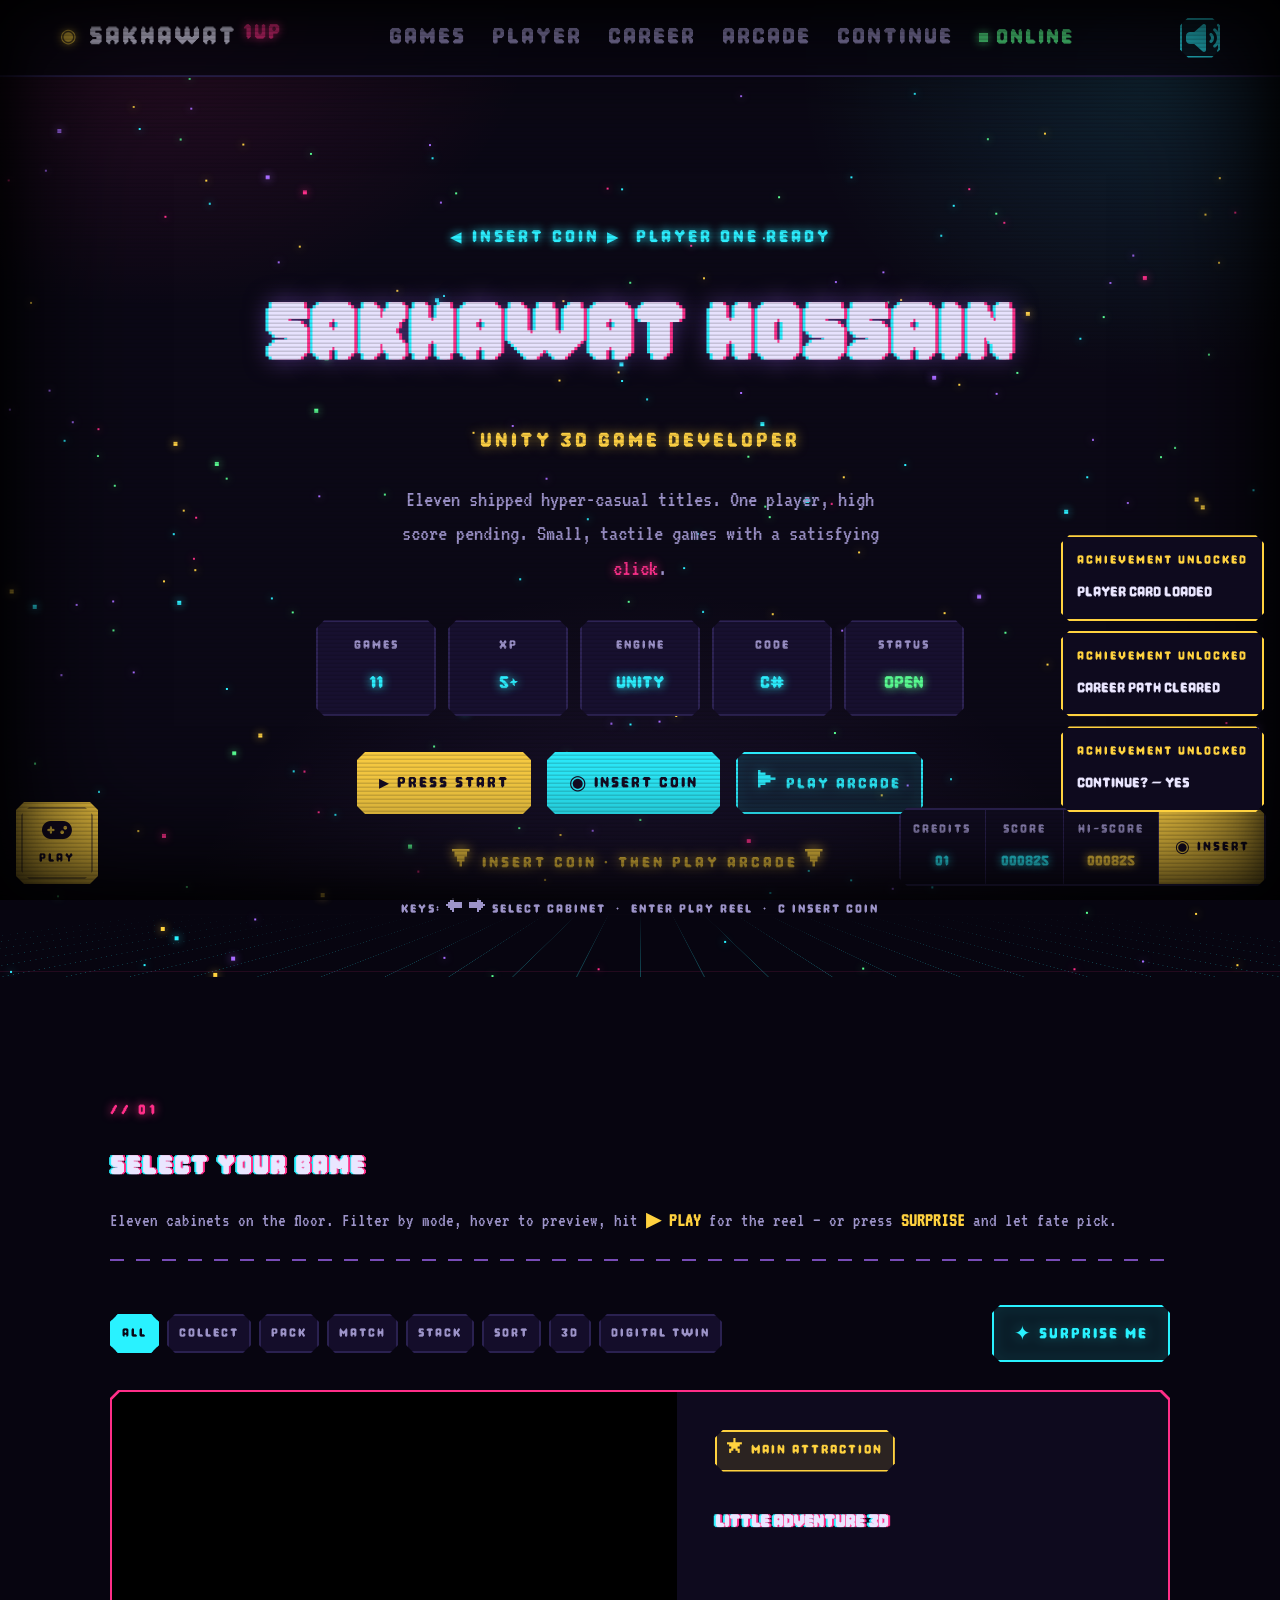
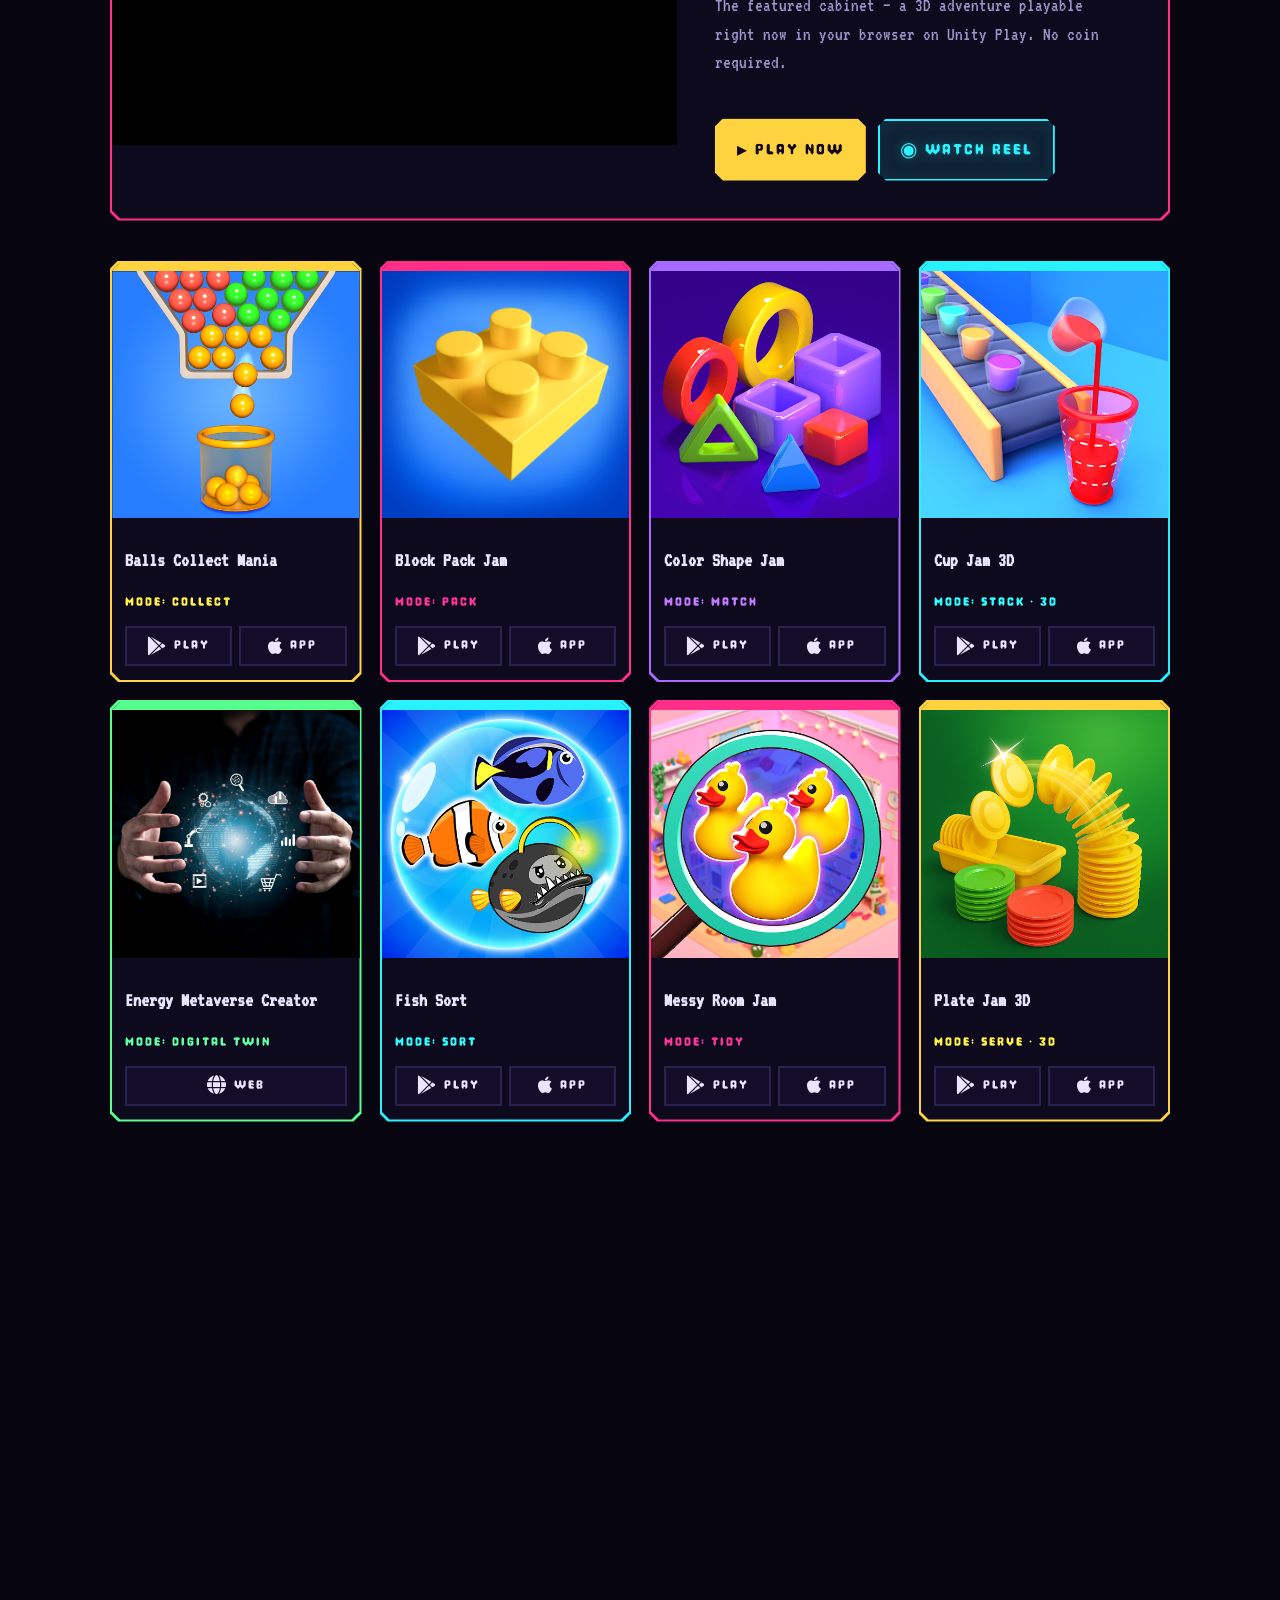
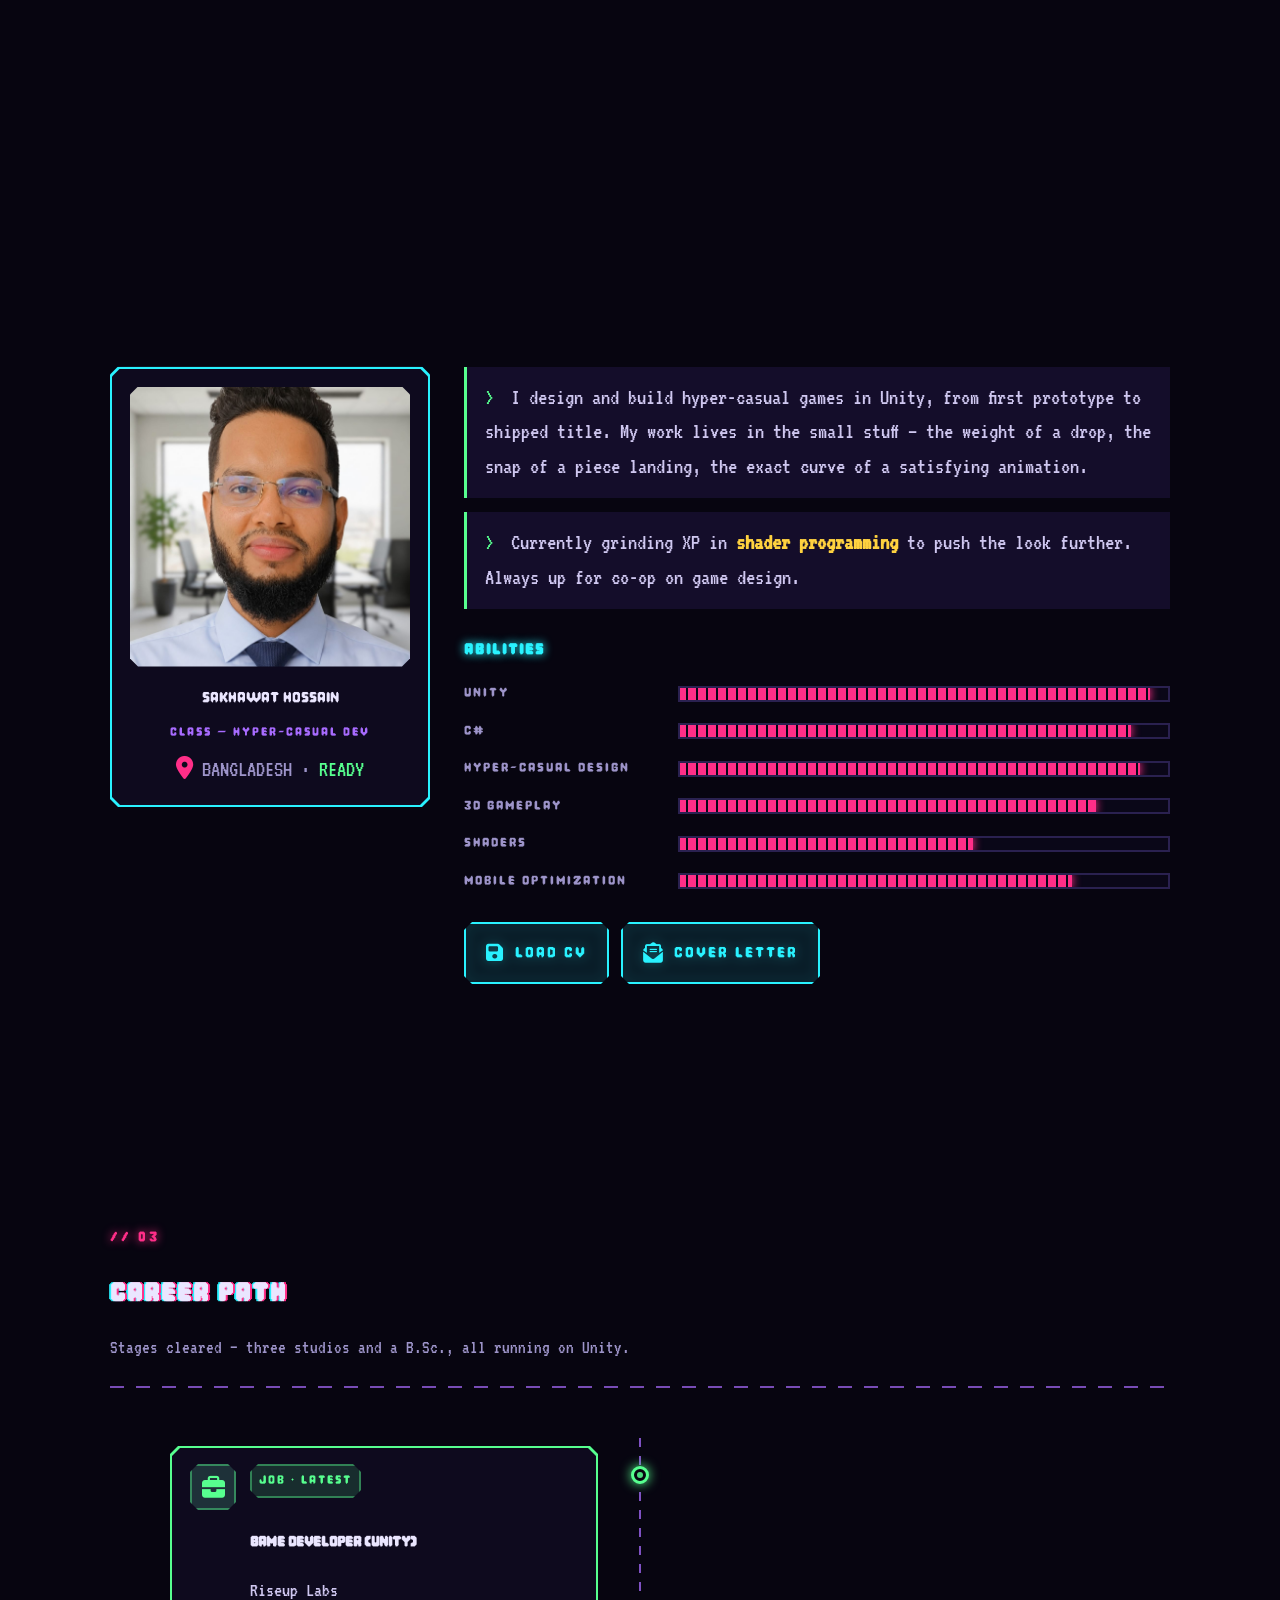
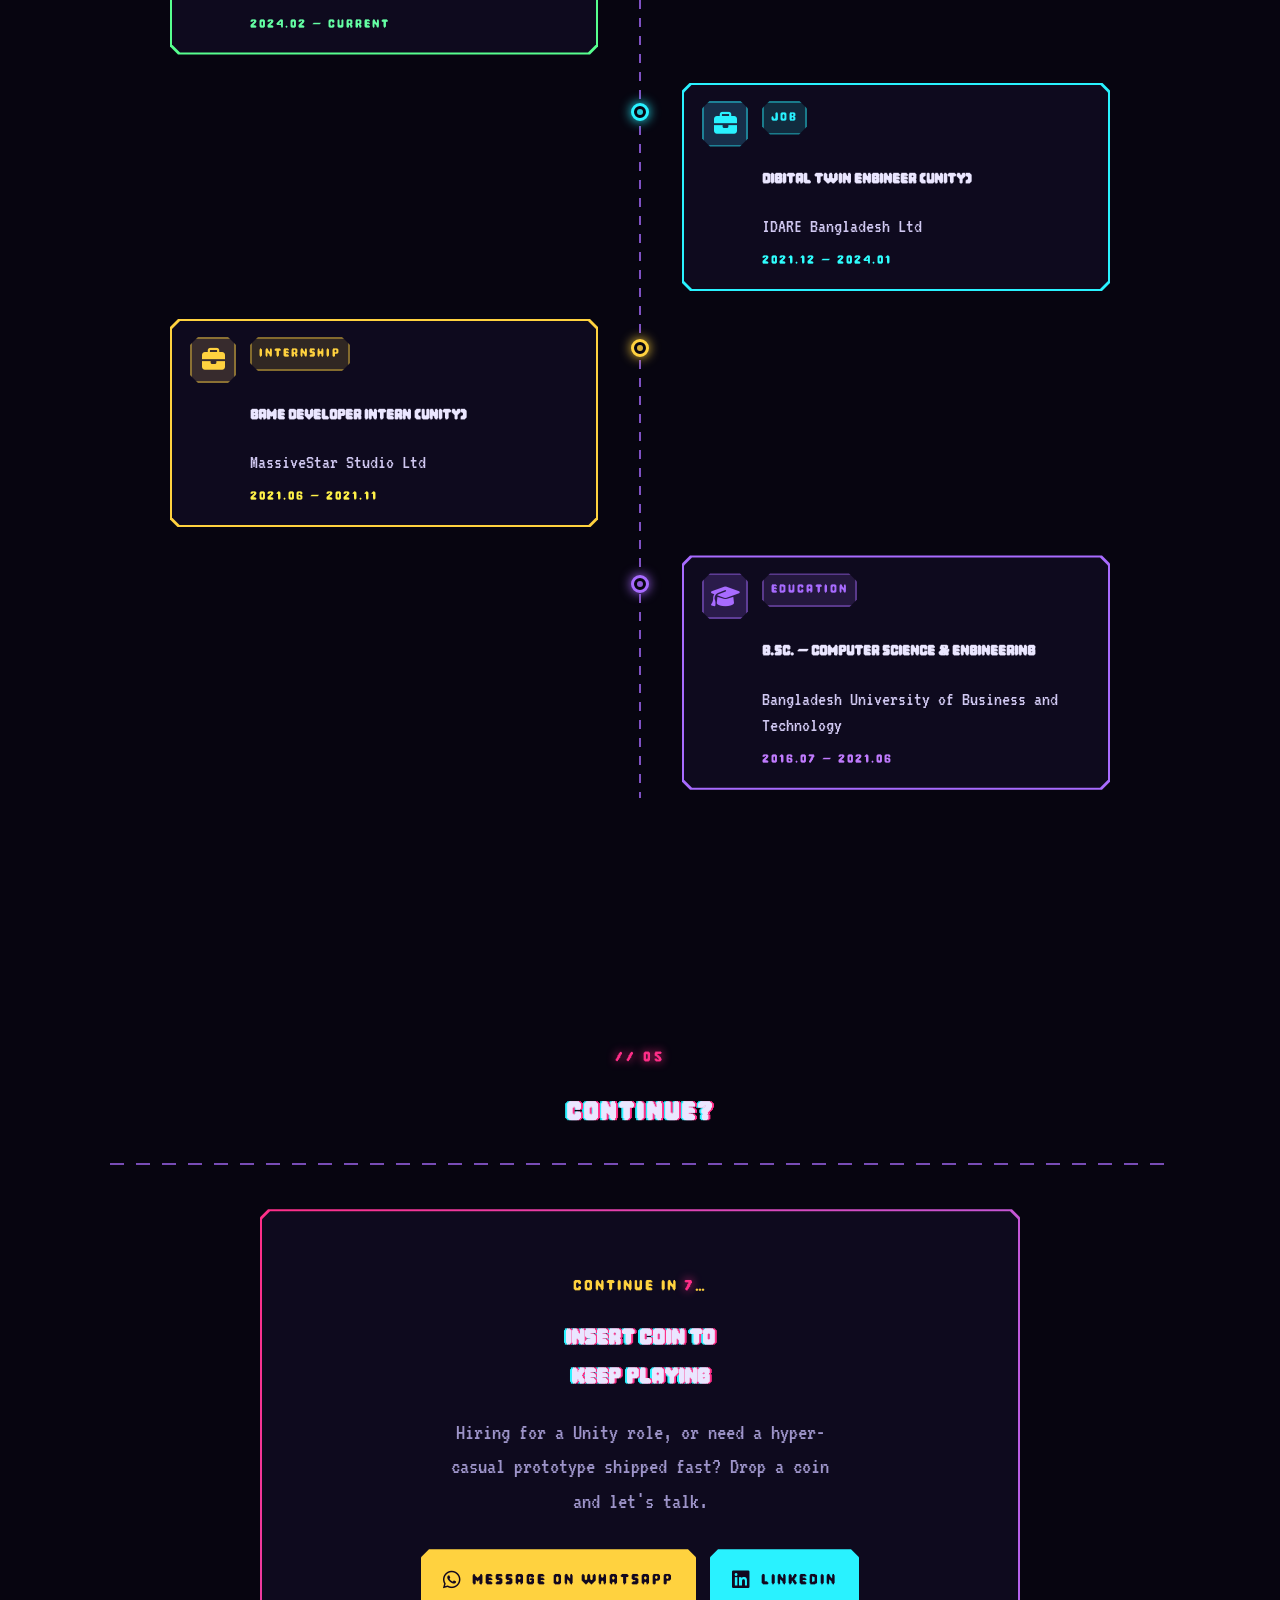
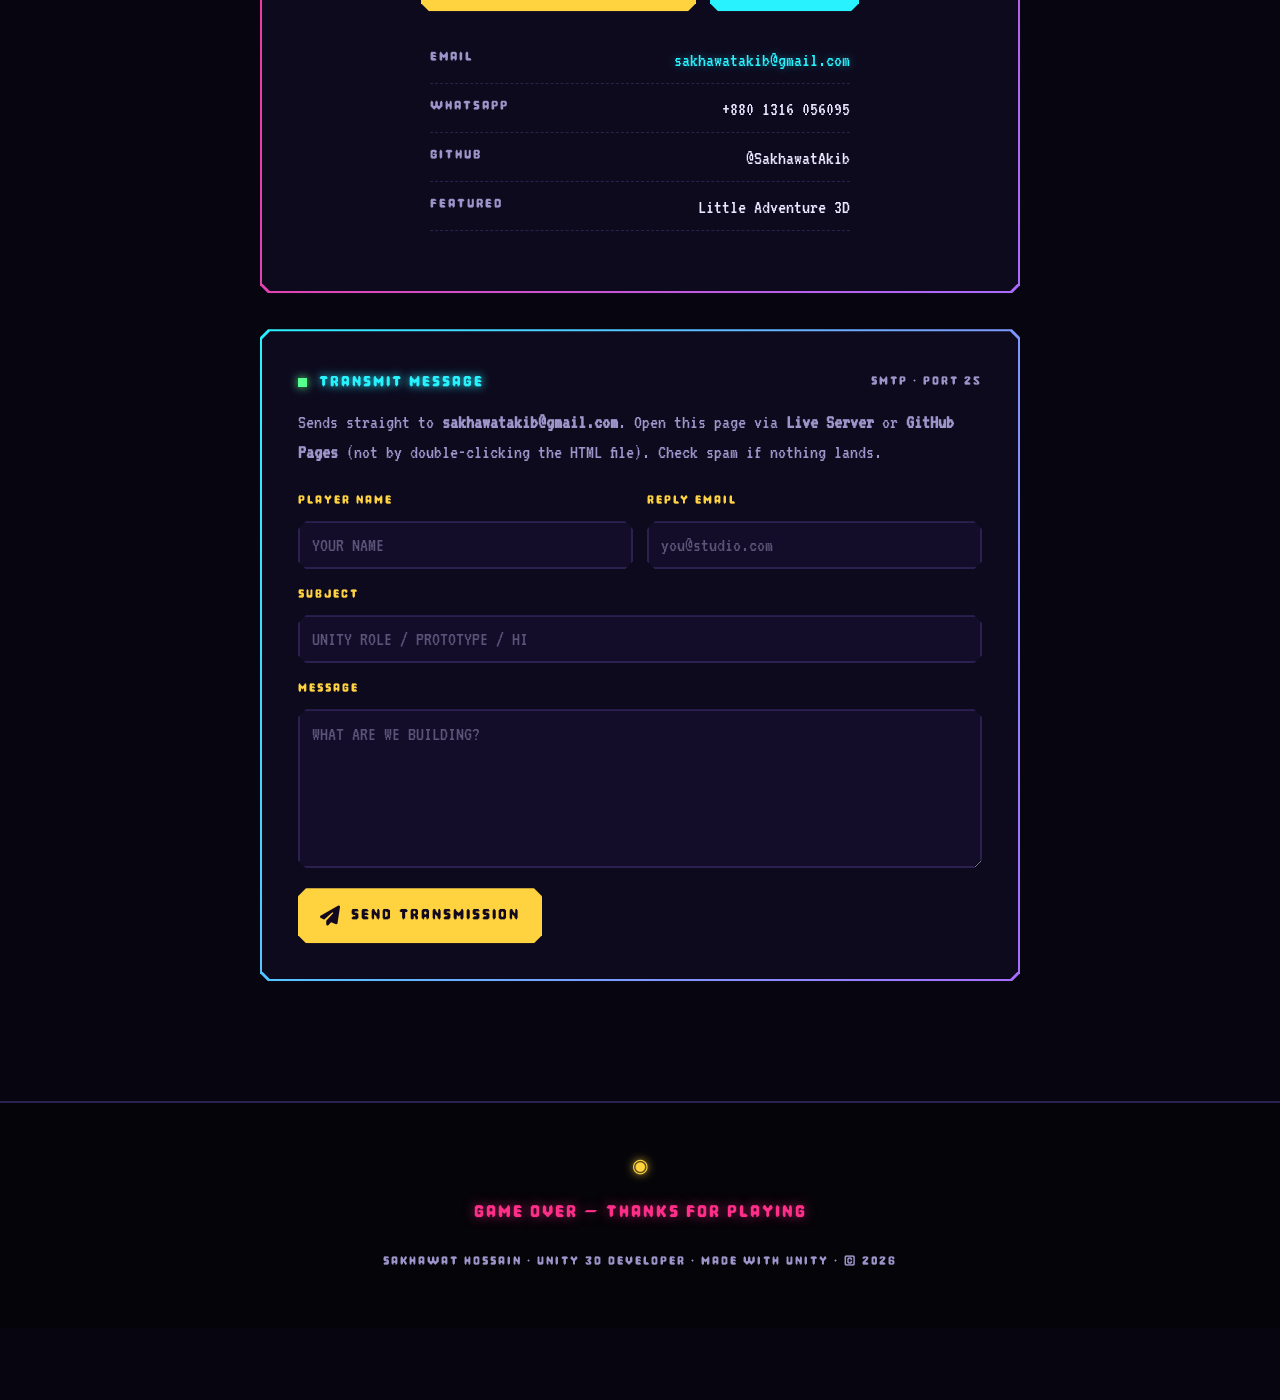
<file: index.html>
<!doctype html>
<html lang="en">
<head>
<meta charset="utf-8">
<meta name="viewport" content="width=device-width, initial-scale=1">
<title>SAKHAWAT HOSSAIN — INSERT COIN // Unity Game Developer</title>
<meta name="description" content="Arcade-cabinet portfolio of Sakhawat Hossain — Unity 3D game developer. Eleven shipped hyper-casual titles. Press start.">

<link rel="preconnect" href="https://fonts.googleapis.com">
<link rel="preconnect" href="https://fonts.gstatic.com" crossorigin>
<link href="https://fonts.googleapis.com/css2?family=Press+Start+2P&family=VT323&display=swap" rel="stylesheet">
<link rel="stylesheet" href="https://cdnjs.cloudflare.com/ajax/libs/font-awesome/6.5.1/css/all.min.css">
<link rel="stylesheet" href="styles.css">
</head>
<body>

<!-- ===== CRT power-on boot flash ===== -->
<div class="boot" id="boot"><span class="boot-line"></span></div>

<!-- ===== CRT screen overlays (non-interactive) ===== -->
<div class="crt crt-scanlines" aria-hidden="true"></div>
<div class="crt crt-scanbar" aria-hidden="true"></div>
<div class="crt crt-flicker" aria-hidden="true"></div>
<div class="crt crt-vignette" aria-hidden="true"></div>

<!-- ===== HUD / NAV ===== -->
<header class="hud" id="top">
  <a class="hud-brand" href="#top" aria-label="Sakhawat Hossain — home">
    <span class="coin">◉</span>
    <span class="hud-name">SAKHAWAT<em>1UP</em></span>
  </a>
  <nav class="hud-nav" id="menu">
    <a href="#games">GAMES</a>
    <a href="#player">PLAYER</a>
    <a href="#career">CAREER</a>
    <a href="#arcade" data-arcade-trigger>ARCADE</a>
    <a href="#continue">CONTINUE</a>
    <span class="hud-status"><span class="blip"></span>ONLINE</span>
  </nav>
  <div class="hud-tools">
    <button class="mute-btn" id="muteBtn" type="button" aria-label="Mute arcade sounds" aria-pressed="false" title="Sound on/off">
      <i class="fa-solid fa-volume-high" aria-hidden="true"></i>
    </button>
    <button class="hud-burger" id="burger" aria-label="Open menu" aria-expanded="false">
      <span></span><span></span><span></span>
    </button>
  </div>
</header>

<!-- Persistent arcade score strip -->
<aside class="score-strip" id="scoreStrip" aria-live="polite">
  <div class="score-cell"><span class="score-k">CREDITS</span><span class="score-v" id="creditsVal">00</span></div>
  <div class="score-cell"><span class="score-k">SCORE</span><span class="score-v" id="scoreVal">000000</span></div>
  <div class="score-cell"><span class="score-k">HI-SCORE</span><span class="score-v amber" id="hiScoreVal">000000</span></div>
  <button class="score-coin" id="insertCoin" type="button" aria-label="Insert a coin for one credit">◉ INSERT</button>
</aside>

<!-- Floating arcade launcher -->
<button class="arcade-launcher" id="arcadeLauncher" type="button"
  aria-label="Open Player vs Machine arcade" aria-controls="arcade" aria-expanded="false">
  <i class="fa-solid fa-gamepad" aria-hidden="true"></i>
  <span>PLAY</span>
</button>

<main>

  <!-- ============================================================
       TITLE SCREEN  (hero)
  ============================================================= -->
  <section class="title-screen" id="title">
    <canvas class="starfield" id="starfield" aria-hidden="true"></canvas>
    <div class="floor-grid" aria-hidden="true"></div>

    <div class="title-inner">
      <p class="marquee-tag reveal" style="--d:.05s">◂ INSERT COIN ▸&nbsp; PLAYER ONE READY</p>

      <h1 class="marquee reveal" style="--d:.15s"><span class="glitch" data-text="SAKHAWAT HOSSAIN">SAKHAWAT HOSSAIN</span></h1>

      <p class="subtitle reveal" style="--d:.3s">UNITY&nbsp;3D GAME DEVELOPER</p>
      <p class="blurb reveal" style="--d:.42s">Eleven shipped hyper-casual titles. One player, high score pending. Small, tactile games with a satisfying <span class="hl">click</span>.</p>

      <!-- HUD stat bar -->
      <div class="hud-stats reveal" style="--d:.54s">
        <div class="stat"><span class="stat-k">GAMES</span><span class="stat-v">11</span></div>
        <div class="stat"><span class="stat-k">XP</span><span class="stat-v">5+</span></div>
        <div class="stat"><span class="stat-k">ENGINE</span><span class="stat-v">UNITY</span></div>
        <div class="stat"><span class="stat-k">CODE</span><span class="stat-v">C#</span></div>
        <div class="stat"><span class="stat-k">STATUS</span><span class="stat-v go">OPEN</span></div>
      </div>

      <div class="title-cta reveal" style="--d:.66s">
        <a class="abtn abtn-amber" href="#games">▸ PRESS START</a>
        <button class="abtn abtn-cyan" id="heroCoin" type="button">◉ INSERT COIN</button>
        <button class="abtn abtn-ghost" id="playArcade" type="button" data-arcade-trigger title="Open arcade">▶ PLAY ARCADE</button>
      </div>

      <p class="press-start reveal" style="--d:.8s">▼ INSERT COIN · THEN PLAY ARCADE ▼</p>
      <p class="hint-keys reveal" style="--d:.92s">KEYS: ← → SELECT CABINET &nbsp;·&nbsp; ENTER PLAY REEL &nbsp;·&nbsp; C INSERT COIN</p>
    </div>
  </section>

  <!-- ============================================================
       SELECT YOUR GAME
  ============================================================= -->
  <section class="screen" id="games">
    <div class="wrap">
      <header class="screen-head reveal">
        <span class="screen-no">// 01</span>
        <h2 class="screen-title">SELECT YOUR GAME</h2>
        <p class="screen-sub">Eleven cabinets on the floor. Filter by mode, hover to preview, hit <b>▶ PLAY</b> for the reel — or press <b>SURPRISE</b> and let fate pick.</p>
        <div class="divider"></div>
      </header>

      <div class="cab-controls reveal" id="cabControls">
        <div class="mode-filters" id="modeFilters" role="toolbar" aria-label="Filter games by mode">
          <button class="mode-chip on" type="button" data-mode="all">ALL</button>
          <button class="mode-chip" type="button" data-mode="collect">COLLECT</button>
          <button class="mode-chip" type="button" data-mode="pack">PACK</button>
          <button class="mode-chip" type="button" data-mode="match">MATCH</button>
          <button class="mode-chip" type="button" data-mode="stack">STACK</button>
          <button class="mode-chip" type="button" data-mode="sort">SORT</button>
          <button class="mode-chip" type="button" data-mode="3d">3D</button>
          <button class="mode-chip" type="button" data-mode="digital-twin">DIGITAL TWIN</button>
        </div>
        <button class="abtn abtn-ghost surprise-btn" id="surpriseBtn" type="button">✦ SURPRISE ME</button>
      </div>

      <!-- MAIN ATTRACTION: featured -->
      <article class="feature reveal" style="--c:var(--magenta)">
        <div class="feature-in">
          <a class="feature-screen" href="https://play.unity.com/en/games/c1a7f93d-f002-45d3-813c-6ad9d46719ca/little-adventure-3d" target="_blank" rel="noopener" aria-label="Play Little Adventure 3D on Unity Play">
            <video src="Show%20Case%20Video.mp4" autoplay muted loop playsinline preload="metadata" aria-hidden="true"></video>
            <span class="scan-mini" aria-hidden="true"></span>
            <span class="feature-play"><i class="fa-solid fa-play"></i></span>
          </a>
          <div class="feature-body">
            <span class="tagpill">★ MAIN ATTRACTION</span>
            <h3 class="feature-title">LITTLE ADVENTURE 3D</h3>
            <p class="feature-desc">The featured cabinet — a 3D adventure playable right now in your browser on Unity Play. No coin required.</p>
            <div class="feature-cta">
              <a class="abtn abtn-amber" href="https://play.unity.com/en/games/c1a7f93d-f002-45d3-813c-6ad9d46719ca/little-adventure-3d" target="_blank" rel="noopener">▸ PLAY NOW</a>
              <button class="abtn abtn-ghost" data-video="Show%20Case%20Video.mp4" data-title="LITTLE ADVENTURE 3D — SHOWREEL">◉ WATCH REEL</button>
            </div>
          </div>
        </div>
      </article>

      <!-- CABINET GRID -->
      <div class="cabinets" id="cabinets">

        <article class="game reveal" style="--c:var(--amber)"
          data-mode="collect"
          data-video="Game%20Video/Balls%20Collect%20Mania.mp4" data-title="BALLS COLLECT MANIA"
          data-base="Game%20Screenshoot/Balls%20Collect%20Mania/" data-shots="1,2,3,4">
          <div class="game-in">
            <span class="game-strip"></span>
            <div class="game-art">
              <img class="g-icon" src="Game%20Icons/Balls%20Collect%20Mania/download.png" alt="Balls Collect Mania icon" loading="lazy">
              <img class="g-shot a" alt="" aria-hidden="true"><img class="g-shot b" alt="" aria-hidden="true">
              <span class="game-play"><i class="fa-solid fa-play"></i> PLAY</span>
            </div>
            <div class="game-meta">
              <h3 class="game-name">Balls Collect Mania</h3>
              <span class="game-mode">MODE: COLLECT</span>
              <div class="game-stores">
              <a class="store-btn" href="https://play.google.com/store/apps/details?id=com.riseuplabs.ballscollect&hl=en" target="_blank" rel="noopener" aria-label="BALLS COLLECT MANIA on Google Play"><i class="fa-brands fa-google-play"></i> PLAY</a>
              <a class="store-btn" href="https://apps.apple.com/mt/app/balls-collect-mania-cup-sort/id6738371909" target="_blank" rel="noopener" aria-label="BALLS COLLECT MANIA on the App Store"><i class="fa-brands fa-apple"></i> APP</a>
              </div>
            </div>
          </div>
        </article>

        <article class="game reveal" style="--c:var(--magenta)"
          data-mode="pack"
          data-video="Game%20Video/Block%20Pack%20Mania.mp4" data-title="BLOCK PACK JAM"
          data-base="Game%20Screenshoot/Block%20Pack%20Jam/" data-shots="1,2,3,4,5">
          <div class="game-in">
            <span class="game-strip"></span>
            <div class="game-art">
              <img class="g-icon" src="Game%20Icons/Block%20Pack%20Jam/download.png" alt="Block Pack Jam icon" loading="lazy">
              <img class="g-shot a" alt="" aria-hidden="true"><img class="g-shot b" alt="" aria-hidden="true">
              <span class="game-play"><i class="fa-solid fa-play"></i> PLAY</span>
            </div>
            <div class="game-meta">
              <h3 class="game-name">Block Pack Jam</h3>
              <span class="game-mode">MODE: PACK</span>
              <div class="game-stores">
              <a class="store-btn" href="https://play.google.com/store/apps/details?id=com.riseuplabs.blockpackjam&hl=en" target="_blank" rel="noopener" aria-label="BLOCK PACK JAM on Google Play"><i class="fa-brands fa-google-play"></i> PLAY</a>
              <a class="store-btn" href="https://apps.apple.com/us/app/block-pack-jam/id6745022692" target="_blank" rel="noopener" aria-label="BLOCK PACK JAM on the App Store"><i class="fa-brands fa-apple"></i> APP</a>
              </div>
            </div>
          </div>
        </article>

        <article class="game reveal" style="--c:var(--purple)"
          data-mode="match"
          data-video="Game%20Video/Color%20Shape%20Jam.mp4" data-title="COLOR SHAPE JAM"
          data-base="Game%20Screenshoot/Color%20Shape%20Jam/" data-shots="1,2,3,4">
          <div class="game-in">
            <span class="game-strip"></span>
            <div class="game-art">
              <img class="g-icon" src="Game%20Icons/Color%20Shape%20Jam/download%20(1).png" alt="Color Shape Jam icon" loading="lazy">
              <img class="g-shot a" alt="" aria-hidden="true"><img class="g-shot b" alt="" aria-hidden="true">
              <span class="game-play"><i class="fa-solid fa-play"></i> PLAY</span>
            </div>
            <div class="game-meta">
              <h3 class="game-name">Color Shape Jam</h3>
              <span class="game-mode">MODE: MATCH</span>
              <div class="game-stores">
              <a class="store-btn" href="https://play.google.com/store/apps/details?id=com.riseuplabs.colorshapematch" target="_blank" rel="noopener" aria-label="COLOR SHAPE JAM on Google Play"><i class="fa-brands fa-google-play"></i> PLAY</a>
              <a class="store-btn" href="https://apps.apple.com/us/app/color-shape-jam-match-puzzle/id6584516926" target="_blank" rel="noopener" aria-label="COLOR SHAPE JAM on the App Store"><i class="fa-brands fa-apple"></i> APP</a>
              </div>
            </div>
          </div>
        </article>

        <article class="game reveal" style="--c:var(--cyan)"
          data-mode="stack 3d"
          data-video="Game%20Video/Cup%20Jam%203D.mp4" data-title="CUP JAM 3D"
          data-base="Game%20Screenshoot/Cup%20Jam%203D/" data-shots="1,2,3,4">
          <div class="game-in">
            <span class="game-strip"></span>
            <div class="game-art">
              <img class="g-icon" src="Game%20Icons/Cup%20Jam%203D/download.png" alt="Cup Jam 3D icon" loading="lazy">
              <img class="g-shot a" alt="" aria-hidden="true"><img class="g-shot b" alt="" aria-hidden="true">
              <span class="game-play"><i class="fa-solid fa-play"></i> PLAY</span>
            </div>
            <div class="game-meta">
              <h3 class="game-name">Cup Jam 3D</h3>
              <span class="game-mode">MODE: STACK · 3D</span>
              <div class="game-stores">
              <a class="store-btn" href="https://play.google.com/store/apps/details?id=com.riseuplabs.cupjam" target="_blank" rel="noopener" aria-label="CUP JAM 3D on Google Play"><i class="fa-brands fa-google-play"></i> PLAY</a>
              <a class="store-btn" href="https://apps.apple.com/us/app/cup-jam-3d-water-sorting-jam/id6692619853" target="_blank" rel="noopener" aria-label="CUP JAM 3D on the App Store"><i class="fa-brands fa-apple"></i> APP</a>
              </div>
            </div>
          </div>
        </article>

        <article class="game reveal" style="--c:var(--green)"
          data-mode="digital-twin"
          data-video="Game%20Video/Energy%20Metaverse%20Creator.mp4" data-title="ENERGY METAVERSE CREATOR"
          data-base="Game%20Screenshoot/Energy%20Metaverse%20Creator/" data-shots="0,1,2,3">
          <div class="game-in">
            <span class="game-strip"></span>
            <div class="game-art">
              <img class="g-icon" src="Game%20Icons/Energy%20Metaverse%20Creator/download%20(1).png" alt="Energy Metaverse Creator icon" loading="lazy">
              <img class="g-shot a" alt="" aria-hidden="true"><img class="g-shot b" alt="" aria-hidden="true">
              <span class="game-play"><i class="fa-solid fa-play"></i> PLAY</span>
            </div>
            <div class="game-meta">
              <h3 class="game-name">Energy Metaverse Creator</h3>
              <span class="game-mode">MODE: DIGITAL TWIN</span>
              <div class="game-stores">
              <a class="store-btn" href="https://energymeta.ai/" target="_blank" rel="noopener" aria-label="Open ENERGY METAVERSE CREATOR website"><i class="fa-solid fa-globe"></i> WEB</a>
              </div>
            </div>
          </div>
        </article>

        <article class="game reveal" style="--c:var(--cyan)"
          data-mode="sort"
          data-video="Game%20Video/Fish%20Sort.mp4" data-title="FISH SORT"
          data-base="Game%20Screenshoot/Fish%20Sort/" data-shots="1,2,3,4,5,6">
          <div class="game-in">
            <span class="game-strip"></span>
            <div class="game-art">
              <img class="g-icon" src="Game%20Icons/Fish%20Sort/download.png" alt="Fish Sort icon" loading="lazy">
              <img class="g-shot a" alt="" aria-hidden="true"><img class="g-shot b" alt="" aria-hidden="true">
              <span class="game-play"><i class="fa-solid fa-play"></i> PLAY</span>
            </div>
            <div class="game-meta">
              <h3 class="game-name">Fish Sort</h3>
              <span class="game-mode">MODE: SORT</span>
              <div class="game-stores">
              <a class="store-btn" href="https://play.google.com/store/apps/details?id=com.riseuplabs.fishsort" target="_blank" rel="noopener" aria-label="FISH SORT on Google Play"><i class="fa-brands fa-google-play"></i> PLAY</a>
              <a class="store-btn" href="https://apps.apple.com/ai/app/fish-sort-triple-match-puzzle/id6478644195" target="_blank" rel="noopener" aria-label="FISH SORT on the App Store"><i class="fa-brands fa-apple"></i> APP</a>
              </div>
            </div>
          </div>
        </article>

        <article class="game reveal" style="--c:var(--magenta)"
          data-mode="tidy"
          data-video="Game%20Video/Messy%20Room%20Jam.mp4" data-title="MESSY ROOM JAM"
          data-base="Game%20Screenshoot/Messy%20Room%20Jam/" data-shots="1,2,3,4,5">
          <div class="game-in">
            <span class="game-strip"></span>
            <div class="game-art">
              <img class="g-icon" src="Game%20Icons/Messy%20Room%20Jam/download%20(1).png" alt="Messy Room Jam icon" loading="lazy">
              <img class="g-shot a" alt="" aria-hidden="true"><img class="g-shot b" alt="" aria-hidden="true">
              <span class="game-play"><i class="fa-solid fa-play"></i> PLAY</span>
            </div>
            <div class="game-meta">
              <h3 class="game-name">Messy Room Jam</h3>
              <span class="game-mode">MODE: TIDY</span>
              <div class="game-stores">
              <a class="store-btn" href="https://play.google.com/store/apps/details?id=com.riseuplabs.messyroomjam" target="_blank" rel="noopener" aria-label="MESSY ROOM JAM on Google Play"><i class="fa-brands fa-google-play"></i> PLAY</a>
              <a class="store-btn" href="https://apps.apple.com/us/app/messy-room-jam-hidden-object/id6692619848?ct=Tap33760795" target="_blank" rel="noopener" aria-label="MESSY ROOM JAM on the App Store"><i class="fa-brands fa-apple"></i> APP</a>
              </div>
            </div>
          </div>
        </article>

        <article class="game reveal" style="--c:var(--amber)"
          data-mode="serve 3d"
          data-video="Game%20Video/Plate%20Jam%203D.mp4" data-title="PLATE JAM 3D"
          data-base="Game%20Screenshoot/Plate%20Jam%203D/" data-shots="1,2,3,4,5">
          <div class="game-in">
            <span class="game-strip"></span>
            <div class="game-art">
              <img class="g-icon" src="Game%20Icons/Plate%20Jam%203D/download%20(1).png" alt="Plate Jam 3D icon" loading="lazy">
              <img class="g-shot a" alt="" aria-hidden="true"><img class="g-shot b" alt="" aria-hidden="true">
              <span class="game-play"><i class="fa-solid fa-play"></i> PLAY</span>
            </div>
            <div class="game-meta">
              <h3 class="game-name">Plate Jam 3D</h3>
              <span class="game-mode">MODE: SERVE · 3D</span>
              <div class="game-stores">
              <a class="store-btn" href="https://play.google.com/store/apps/details?id=com.riseuplabs.platejam3d&hl=en" target="_blank" rel="noopener" aria-label="PLATE JAM 3D on Google Play"><i class="fa-brands fa-google-play"></i> PLAY</a>
              <a class="store-btn" href="https://apps.apple.com/mt/app/plate-jam-3d-triple-match/id6737190320" target="_blank" rel="noopener" aria-label="PLATE JAM 3D on the App Store"><i class="fa-brands fa-apple"></i> APP</a>
              </div>
            </div>
          </div>
        </article>

        <article class="game reveal" style="--c:var(--purple)"
          data-mode="pull-pin"
          data-video="Game%20Video/Rescue%20Puzzle.mp4" data-title="RESCUE PUZZLE"
          data-base="Game%20Screenshoot/Rescue%20Puzzle/" data-shots="1,2,3,4,5">
          <div class="game-in">
            <span class="game-strip"></span>
            <div class="game-art">
              <img class="g-icon" src="Game%20Icons/Rescue%20Puzzle/download.png" alt="Rescue Puzzle icon" loading="lazy">
              <img class="g-shot a" alt="" aria-hidden="true"><img class="g-shot b" alt="" aria-hidden="true">
              <span class="game-play"><i class="fa-solid fa-play"></i> PLAY</span>
            </div>
            <div class="game-meta">
              <h3 class="game-name">Rescue Puzzle</h3>
              <span class="game-mode">MODE: PULL-PIN</span>
              <div class="game-stores">
              <a class="store-btn" href="https://play.google.com/store/apps/details?id=com.riseuplabs.rescuepuzzle" target="_blank" rel="noopener" aria-label="RESCUE PUZZLE on Google Play"><i class="fa-brands fa-google-play"></i> PLAY</a>
              <a class="store-btn" href="https://apps.apple.com/us/app/rescue-puzzle-triple-match-3d/id6503827252" target="_blank" rel="noopener" aria-label="RESCUE PUZZLE on the App Store"><i class="fa-brands fa-apple"></i> APP</a>
              </div>
            </div>
          </div>
        </article>

        <article class="game reveal" style="--c:var(--green)"
          data-mode="fill"
          data-video="Game%20Video/Sand%20Jam%20Rush.mp4" data-title="SAND JAM RUSH"
          data-base="Game%20Screenshoot/Sand%20Jam%20Rush/" data-shots="1,2,3,4,5">
          <div class="game-in">
            <span class="game-strip"></span>
            <div class="game-art">
              <img class="g-icon" src="Game%20Icons/Sand%20Jam%20Rush/download.png" alt="Sand Jam Rush icon" loading="lazy">
              <img class="g-shot a" alt="" aria-hidden="true"><img class="g-shot b" alt="" aria-hidden="true">
              <span class="game-play"><i class="fa-solid fa-play"></i> PLAY</span>
            </div>
            <div class="game-meta">
              <h3 class="game-name">Sand Jam Rush</h3>
              <span class="game-mode">MODE: FILL</span>
              <div class="game-stores">
              <a class="store-btn" href="https://play.google.com/store/apps/details?id=com.riseuplabs.sandjamrush" target="_blank" rel="noopener" aria-label="SAND JAM RUSH on Google Play"><i class="fa-brands fa-google-play"></i> PLAY</a>
              <a class="store-btn" href="https://apps.apple.com/us/developer/rise-up-labs/id337502798" target="_blank" rel="noopener" aria-label="SAND JAM RUSH on the App Store"><i class="fa-brands fa-apple"></i> APP</a>
              </div>
            </div>
          </div>
        </article>

        <article class="game reveal" style="--c:var(--cyan)"
          data-mode="pour"
          data-video="Game%20Video/Water%20Color%20Jam.mp4" data-title="WATER COLOR JAM"
          data-base="Game%20Screenshoot/Water%20Color%20Jam/" data-shots="1,2,3,4">
          <div class="game-in">
            <span class="game-strip"></span>
            <div class="game-art">
              <img class="g-icon" src="Game%20Icons/Water%20Color%20Jam/download.png" alt="Water Color Jam icon" loading="lazy">
              <img class="g-shot a" alt="" aria-hidden="true"><img class="g-shot b" alt="" aria-hidden="true">
              <span class="game-play"><i class="fa-solid fa-play"></i> PLAY</span>
            </div>
            <div class="game-meta">
              <h3 class="game-name">Water Color Jam</h3>
              <span class="game-mode">MODE: POUR</span>
              <div class="game-stores">
              <a class="store-btn" href="https://play.google.com/store/apps/details?id=com.riseuplabs.watercolorjam" target="_blank" rel="noopener" aria-label="WATER COLOR JAM on Google Play"><i class="fa-brands fa-google-play"></i> PLAY</a>
              <a class="store-btn" href="https://apps.apple.com/us/app/water-color-jam-sort-puzzle/id6664062534" target="_blank" rel="noopener" aria-label="WATER COLOR JAM on the App Store"><i class="fa-brands fa-apple"></i> APP</a>
              </div>
            </div>
          </div>
        </article>

      </div>
    </div>
  </section>

  <!-- ============================================================
       PLAYER STATS  (about)
  ============================================================= -->
  <section class="screen" id="player">
    <div class="wrap">
      <header class="screen-head reveal">
        <span class="screen-no">// 02</span>
        <h2 class="screen-title">PLAYER STATS</h2>
        <div class="divider"></div>
      </header>

      <div class="player">
        <div class="player-card reveal">
          <div class="player-card-in">
            <img class="avatar" src="Profile%20Picture.jpg" alt="Portrait of Sakhawat Hossain">
            <div class="player-id">
              <span class="player-name">SAKHAWAT HOSSAIN</span>
              <span class="player-class">CLASS — HYPER-CASUAL DEV</span>
              <span class="player-loc"><i class="fa-solid fa-location-dot"></i> BANGLADESH · <span class="go">READY</span></span>
            </div>
          </div>
        </div>

        <div class="player-body reveal">
          <p class="term"><span class="term-c">&gt;</span> I design and build hyper-casual games in Unity, from first prototype to shipped title. My work lives in the small stuff — the weight of a drop, the snap of a piece landing, the exact curve of a satisfying animation.</p>
          <p class="term"><span class="term-c">&gt;</span> Currently grinding XP in <b>shader programming</b> to push the look further. Always up for co-op on game design.</p>

          <h3 class="abil-head">ABILITIES</h3>
          <div class="abilities">
            <div class="abil"><span class="abil-n">UNITY</span><span class="abil-bar"><i style="--lv:96%"></i></span></div>
            <div class="abil"><span class="abil-n">C#</span><span class="abil-bar"><i style="--lv:92%"></i></span></div>
            <div class="abil"><span class="abil-n">HYPER-CASUAL DESIGN</span><span class="abil-bar"><i style="--lv:94%"></i></span></div>
            <div class="abil"><span class="abil-n">3D GAMEPLAY</span><span class="abil-bar"><i style="--lv:85%"></i></span></div>
            <div class="abil"><span class="abil-n">SHADERS</span><span class="abil-bar"><i style="--lv:60%"></i></span></div>
            <div class="abil"><span class="abil-n">MOBILE OPTIMIZATION</span><span class="abil-bar"><i style="--lv:80%"></i></span></div>
          </div>

          <div class="loadout">
            <a class="abtn abtn-ghost" href="Sakhawat_Hossain_CV.pdf" target="_blank" rel="noopener"><i class="fa-solid fa-floppy-disk"></i> LOAD CV</a>
            <a class="abtn abtn-ghost" href="Cover%20Letter.pdf" target="_blank" rel="noopener"><i class="fa-solid fa-envelope-open-text"></i> COVER LETTER</a>
          </div>
        </div>
      </div>
    </div>
  </section>

  <!-- ============================================================
       CAREER PATH  (level map / timeline)
  ============================================================= -->
  <section class="screen" id="career">
    <div class="wrap">
      <header class="screen-head reveal">
        <span class="screen-no">// 03</span>
        <h2 class="screen-title">CAREER PATH</h2>
        <p class="screen-sub">Stages cleared — three studios and a B.Sc., all running on Unity.</p>
        <div class="divider"></div>
      </header>

      <ol class="timeline">
        <li class="tl-item left reveal" style="--c:var(--green)">
          <span class="tl-node"></span>
          <div class="tl-card">
            <div class="tl-card-in">
              <span class="tl-ico"><i class="fa-solid fa-briefcase"></i></span>
              <div class="tl-txt">
                <span class="tl-tag">JOB · LATEST</span>
                <h3 class="tl-role">Game Developer (Unity)</h3>
                <p class="tl-org">Riseup Labs</p>
                <p class="tl-date">2024.02 — Current</p>
              </div>
            </div>
          </div>
        </li>

        <li class="tl-item right reveal" style="--c:var(--cyan)">
          <span class="tl-node"></span>
          <div class="tl-card">
            <div class="tl-card-in">
              <span class="tl-ico"><i class="fa-solid fa-briefcase"></i></span>
              <div class="tl-txt">
                <span class="tl-tag">JOB</span>
                <h3 class="tl-role">Digital Twin Engineer (Unity)</h3>
                <p class="tl-org">IDARE Bangladesh Ltd</p>
                <p class="tl-date">2021.12 — 2024.01</p>
              </div>
            </div>
          </div>
        </li>

        <li class="tl-item left reveal" style="--c:var(--amber)">
          <span class="tl-node"></span>
          <div class="tl-card">
            <div class="tl-card-in">
              <span class="tl-ico"><i class="fa-solid fa-briefcase"></i></span>
              <div class="tl-txt">
                <span class="tl-tag">INTERNSHIP</span>
                <h3 class="tl-role">Game Developer Intern (Unity)</h3>
                <p class="tl-org">MassiveStar Studio Ltd</p>
                <p class="tl-date">2021.06 — 2021.11</p>
              </div>
            </div>
          </div>
        </li>

        <li class="tl-item right reveal" style="--c:var(--purple)">
          <span class="tl-node"></span>
          <div class="tl-card">
            <div class="tl-card-in">
              <span class="tl-ico"><i class="fa-solid fa-graduation-cap"></i></span>
              <div class="tl-txt">
                <span class="tl-tag">EDUCATION</span>
                <h3 class="tl-role">B.Sc. — Computer Science &amp; Engineering</h3>
                <p class="tl-org">Bangladesh University of Business and Technology</p>
                <p class="tl-date">2016.07 — 2021.06</p>
              </div>
            </div>
          </div>
        </li>
      </ol>
    </div>
  </section>

  <!-- ============================================================
       ARCADE — coin rush mini-game (hidden; opens from floating icon)
  ============================================================= -->
  <section class="screen arcade-screen arcade-popup" id="arcade" role="dialog" aria-modal="true"
    aria-labelledby="arcadeTitle" aria-hidden="true" tabindex="-1">
    <div class="wrap">
      <button class="arcade-popup-close" id="arcadeClose" type="button" aria-label="Close arcade">✕</button>
      <header class="screen-head reveal">
        <span class="screen-no">// 04</span>
        <h2 class="screen-title" id="arcadeTitle">PLAYER VS MACHINE</h2>
        <p class="screen-sub">Spend 1 credit. Catch falling coins for 15 seconds. Beat your own hi-score. This cabinet never tilts.</p>
        <div class="divider"></div>
      </header>

      <div class="arcade-panel reveal">
        <div class="arcade-panel-in">
          <div class="arcade-stats">
            <div class="stat"><span class="stat-k">LAST RUN</span><span class="stat-v" id="lastRun">—</span></div>
            <div class="stat"><span class="stat-k">BEST RUN</span><span class="stat-v go" id="bestRun">0000</span></div>
            <div class="stat"><span class="stat-k">CREDITS</span><span class="stat-v" id="arcadeCredits">00</span></div>
          </div>
          <p class="arcade-blurb">Move the catcher with your mouse or finger. Gold coins = +100. Magenta gems = +250. Miss too many and the machine laughs — silently.</p>
          <div class="arcade-cta">
            <button class="abtn abtn-amber" id="startArcade" type="button" disabled>▸ INSERT 1 CREDIT TO PLAY</button>
            <button class="abtn abtn-cyan" id="freeCredit" type="button">◉ GET FREE CREDIT</button>
          </div>
          <p class="arcade-tip">Tip: Konami code still works on this machine. ↑↑↓↓←→←→BA</p>
        </div>
      </div>
    </div>
  </section>

  <!-- ============================================================
       CONTINUE?  (contact)
  ============================================================= -->
  <section class="screen continue-screen" id="continue">
    <div class="wrap">
      <header class="screen-head reveal">
        <span class="screen-no">// 05</span>
        <h2 class="screen-title">CONTINUE?</h2>
        <div class="divider"></div>
      </header>

      <div class="continue-card reveal">
        <div class="continue-in">
          <p class="cont-count">CONTINUE IN <span id="count">9</span>…</p>
          <h3 class="cont-title">INSERT COIN TO<br>KEEP PLAYING</h3>
          <p class="cont-sub">Hiring for a Unity role, or need a hyper-casual prototype shipped fast? Drop a coin and let's talk.</p>
          <div class="cont-cta">
            <a class="abtn abtn-amber" href="https://wa.me/8801316056095" target="_blank" rel="noopener"><i class="fa-brands fa-whatsapp"></i> MESSAGE ON WHATSAPP</a>
            <a class="abtn abtn-cyan" href="https://www.linkedin.com/in/sakhawat-hossain-28194318b" target="_blank" rel="noopener"><i class="fa-brands fa-linkedin"></i> LINKEDIN</a>
          </div>
          <ul class="cont-list">
            <li><span>EMAIL</span> <a href="mailto:sakhawatakib@gmail.com">sakhawatakib@gmail.com</a></li>
            <li><span>WHATSAPP</span> +880 1316 056095</li>
            <li><span>GITHUB</span> @SakhawatAkib</li>
            <li><span>FEATURED</span> Little Adventure 3D</li>
          </ul>
        </div>
      </div>

      <form class="mail-form reveal" id="mailForm" action="https://formsubmit.co/sakhawatakib@gmail.com" method="POST" novalidate>
        <div class="mail-form-in">
          <div class="mail-head">
            <span class="blip"></span>
            <span class="mail-title">TRANSMIT MESSAGE</span>
            <span class="mail-proto">SMTP · PORT 25</span>
          </div>
          <p class="mail-sub">Sends straight to <b>sakhawatakib@gmail.com</b>. Open this page via <b>Live Server</b> or <b>GitHub Pages</b> (not by double-clicking the HTML file). Check spam if nothing lands.</p>

          <div class="mail-grid">
            <label class="mail-field">
              <span class="mail-label">PLAYER NAME</span>
              <input type="text" name="name" id="mailName" autocomplete="name" required maxlength="80" placeholder="YOUR NAME">
            </label>
            <label class="mail-field">
              <span class="mail-label">REPLY EMAIL</span>
              <input type="email" name="email" id="mailEmail" autocomplete="email" required maxlength="120" placeholder="you@studio.com">
            </label>
            <label class="mail-field mail-full">
              <span class="mail-label">SUBJECT</span>
              <input type="text" name="subject" id="mailSubject" maxlength="120" placeholder="UNITY ROLE / PROTOTYPE / HI">
            </label>
            <label class="mail-field mail-full">
              <span class="mail-label">MESSAGE</span>
              <textarea name="message" id="mailMessage" required maxlength="2000" rows="5" placeholder="WHAT ARE WE BUILDING?"></textarea>
            </label>
          </div>

          <!-- FormSubmit helpers — _url required so FormSubmit accepts the post -->
          <input type="hidden" name="_subject" id="mailSubjectHidden" value="Portfolio contact — arcade cabinet">
          <input type="hidden" name="_template" value="table">
          <input type="hidden" name="_captcha" value="false">
          <input type="hidden" name="_replyto" id="mailReplyto" value="">
          <input type="hidden" name="_url" id="mailUrl" value="">
          <input type="text" name="_honey" class="mail-honey" tabindex="-1" autocomplete="off" aria-hidden="true">

          <div class="mail-actions">
            <button class="abtn abtn-amber" type="submit" id="mailSend">
              <i class="fa-solid fa-paper-plane" aria-hidden="true"></i> SEND TRANSMISSION
            </button>
            <p class="mail-status" id="mailStatus" role="status" aria-live="polite"></p>
          </div>
        </div>
      </form>
    </div>
  </section>
</main>

<footer class="foot">
  <span class="coin">◉</span>
  <p class="foot-big">GAME OVER — THANKS FOR PLAYING</p>
  <p class="foot-small">SAKHAWAT HOSSAIN · UNITY 3D DEVELOPER · MADE WITH UNITY · © 2026</p>
</footer>

<!-- ===== VIDEO CABINET (lightbox) ===== -->
<div class="cab" id="cab" role="dialog" aria-modal="true" aria-label="Gameplay video" aria-hidden="true">
  <button class="cab-close" id="cabClose" aria-label="Close">✕</button>
  <div class="cab-stage">
    <div class="cab-bar"><span class="blip"></span><span id="cabTitle">NOW PLAYING</span></div>
    <video id="cabVideo" controls playsinline preload="metadata"></video>
    <div class="cab-foot">◉ CREDIT 01 &nbsp;·&nbsp; HI-SCORE 999999 &nbsp;·&nbsp; PRESS ESC TO EXIT</div>
  </div>
</div>

<!-- ===== COIN RUSH MINI-GAME ===== -->
<div class="rush" id="rush" role="dialog" aria-modal="true" aria-label="Coin Rush arcade game" aria-hidden="true">
  <button class="cab-close" id="rushClose" aria-label="Close arcade">✕</button>
  <div class="rush-stage">
    <div class="rush-hud">
      <span>TIME <b id="rushTime">15</b></span>
      <span>SCORE <b id="rushScore">0</b></span>
      <span>COMBO <b id="rushCombo">x1</b></span>
    </div>
    <canvas id="rushCanvas" width="720" height="480" aria-label="Coin Rush playfield"></canvas>
    <div class="rush-overlay" id="rushOverlay">
      <p class="rush-msg" id="rushMsg">READY PLAYER ONE</p>
      <button class="abtn abtn-amber" id="rushGo" type="button">▸ START</button>
    </div>
    <div class="rush-foot">MOVE · CATCH COINS · ESC QUITS</div>
  </div>
</div>

<!-- Achievement toasts -->
<div class="toasts" id="toasts" aria-live="polite"></div>

<script src="script.js"></script>
</body>
</html>
</file>
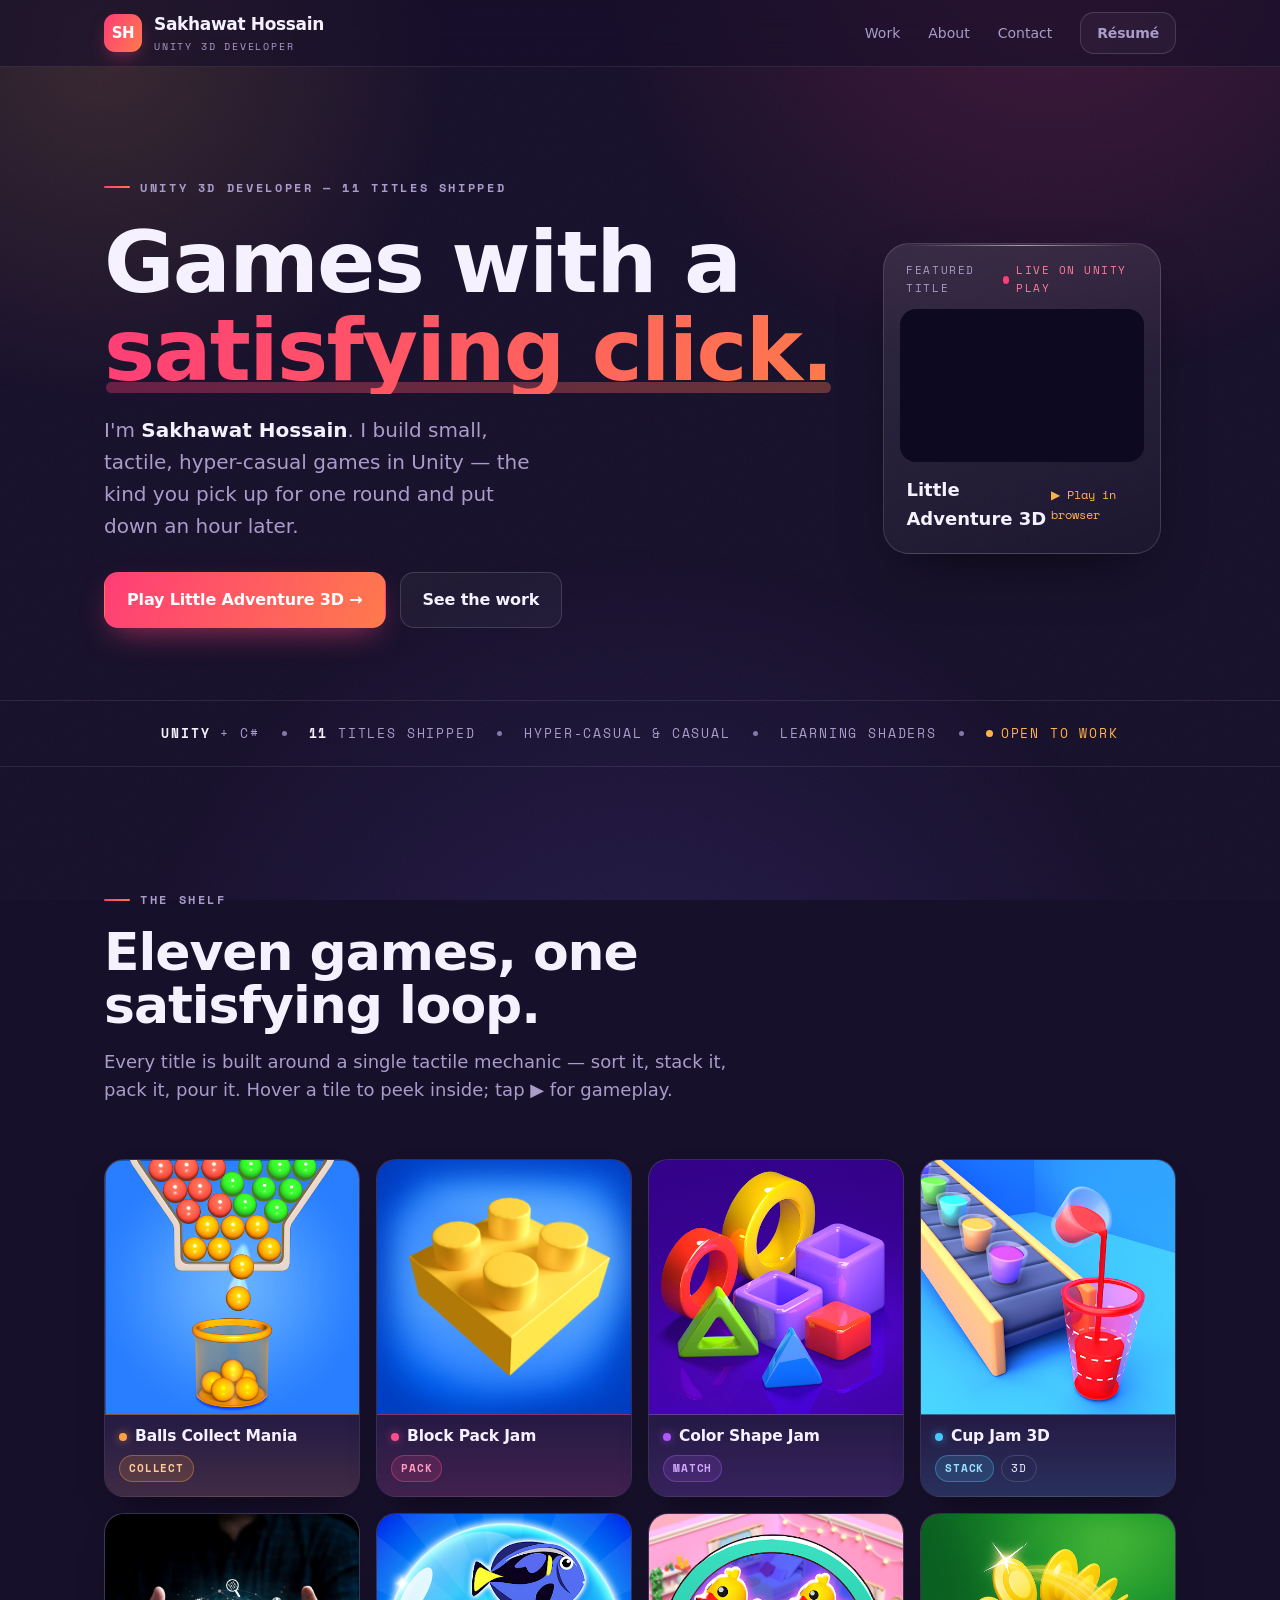
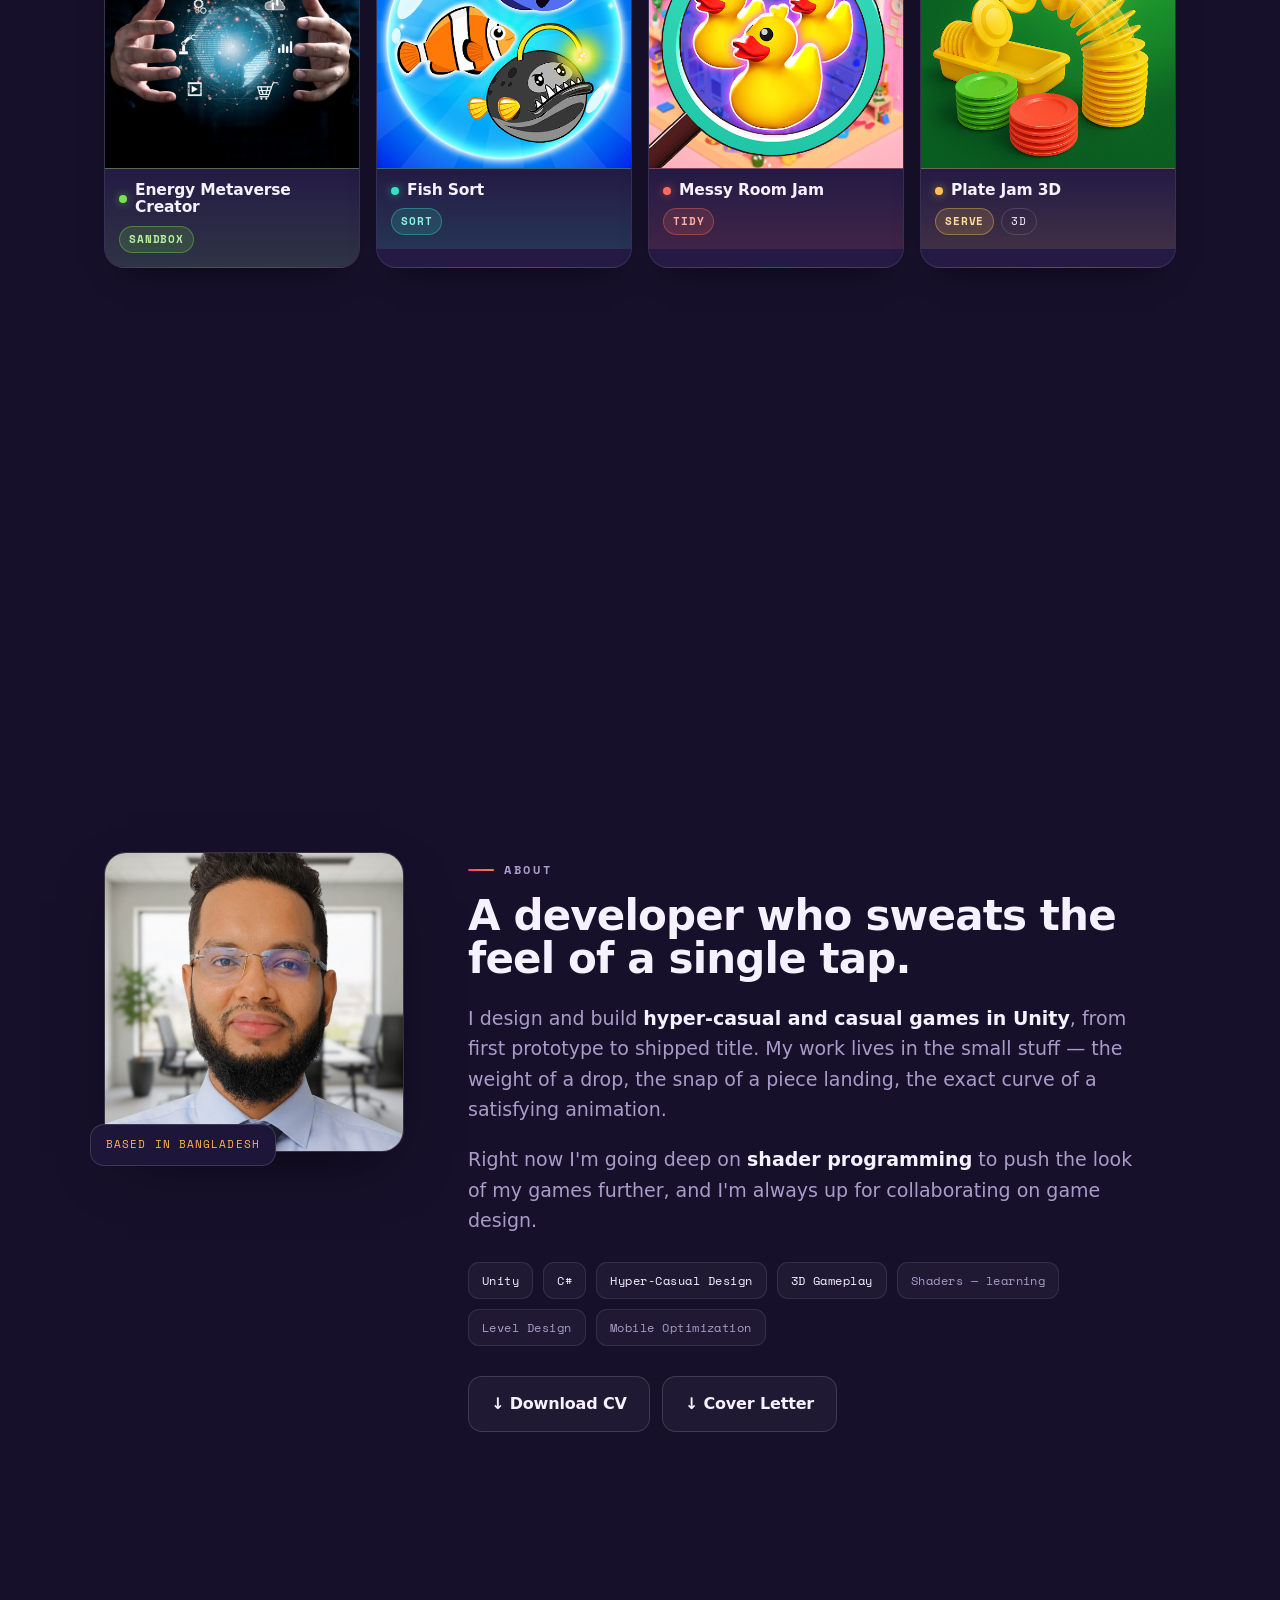
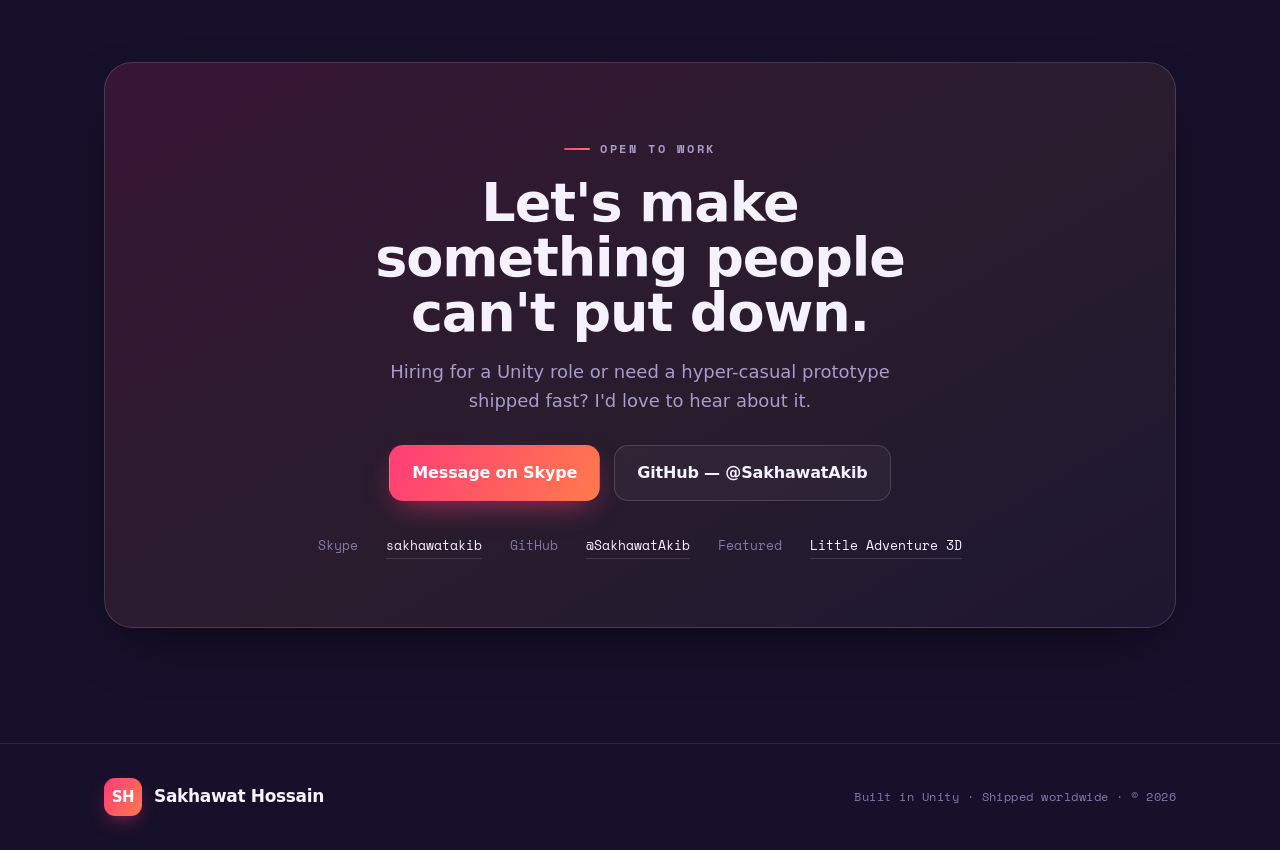
<file: index-showcase.html>
<!doctype html>
<html lang="en">
<head>
<meta charset="utf-8">
<meta name="viewport" content="width=device-width, initial-scale=1">
<title>Sakhawat Hossain — Unity 3D Game Developer</title>
<meta name="description" content="Sakhawat Hossain — Unity 3D developer building small, tactile, hyper-casual games. Eleven titles shipped, featuring Little Adventure 3D on Unity Play.">

<link rel="preconnect" href="https://api.fontshare.com" crossorigin>
<link href="https://api.fontshare.com/v2/css?f[]=cabinet-grotesk@800,700,500&f[]=satoshi@400,500,700,900&display=swap" rel="stylesheet">
<link rel="preconnect" href="https://fonts.googleapis.com">
<link rel="preconnect" href="https://fonts.gstatic.com" crossorigin>
<link href="https://fonts.googleapis.com/css2?family=Space+Mono:wght@400;700&display=swap" rel="stylesheet">

<style>
:root{
  --ink:#17102B;
  --ink-2:#1E1638;
  --ink-3:#271C48;
  --card:#241A44;
  --line:rgba(255,255,255,.09);
  --line-2:rgba(255,255,255,.14);
  --cream:#F6F1FF;
  --muted:#A99CC9;
  --muted-2:#8579A8;
  --pink:#FF3D77;
  --pink-2:#FF7A9E;
  --tang:#FFB24C;
  --grad:linear-gradient(118deg,#FF3D77 0%,#FF7A4C 100%);
  --shadow:0 24px 60px -24px rgba(0,0,0,.7);
  --pad:clamp(20px,5vw,64px);
  --maxw:1200px;
  --disp:"Cabinet Grotesk",system-ui,sans-serif;
  --body:"Satoshi",system-ui,sans-serif;
  --mono:"Space Mono",ui-monospace,monospace;
}

*{box-sizing:border-box}
html{scroll-behavior:smooth}
body{
  margin:0;
  background:var(--ink);
  color:var(--cream);
  font-family:var(--body);
  font-size:17px;
  line-height:1.6;
  -webkit-font-smoothing:antialiased;
  overflow-x:hidden;
}
/* ambient light + faint tactile grain */
body::before{
  content:"";position:fixed;inset:0;z-index:-2;pointer-events:none;
  background:
    radial-gradient(60vw 60vw at 82% -8%, rgba(255,61,119,.20), transparent 60%),
    radial-gradient(50vw 50vw at 8% 6%, rgba(255,178,76,.14), transparent 55%),
    radial-gradient(70vw 70vw at 50% 120%, rgba(120,90,255,.16), transparent 60%);
}
body::after{
  content:"";position:fixed;inset:0;z-index:-1;pointer-events:none;opacity:.035;
  background-image:url("data:image/svg+xml,%3Csvg xmlns='http://www.w3.org/2000/svg' width='140' height='140'%3E%3Cfilter id='n'%3E%3CfeTurbulence type='fractalNoise' baseFrequency='0.85' numOctaves='2'/%3E%3C/filter%3E%3Crect width='100%25' height='100%25' filter='url(%23n)'/%3E%3C/svg%3E");
}

a{color:inherit;text-decoration:none}
img{max-width:100%;display:block}
h1,h2,h3{margin:0;font-family:var(--disp);font-weight:800;letter-spacing:-.02em;line-height:1.02}

.wrap{max-width:var(--maxw);margin:0 auto;padding-left:var(--pad);padding-right:var(--pad)}

.eyebrow{
  font-family:var(--mono);font-size:12px;font-weight:700;letter-spacing:.22em;
  text-transform:uppercase;color:var(--muted);display:inline-flex;align-items:center;gap:10px;
}
.eyebrow::before{content:"";width:26px;height:2px;background:var(--grad);border-radius:2px}

.btn{
  display:inline-flex;align-items:center;gap:.55em;
  font-family:var(--disp);font-weight:700;font-size:16px;letter-spacing:-.01em;
  padding:14px 22px;border-radius:14px;border:1px solid transparent;cursor:pointer;
  transition:transform .12s cubic-bezier(.2,.8,.2,1), box-shadow .2s, background .2s;
}
.btn-primary{background:var(--grad);color:#fff;box-shadow:0 12px 30px -10px rgba(255,61,119,.6)}
.btn-primary:hover{transform:translateY(-2px)}
.btn-primary:active{transform:translateY(1px) scale(.99)}
.btn-ghost{background:rgba(255,255,255,.04);border-color:var(--line-2);color:var(--cream)}
.btn-ghost:hover{background:rgba(255,255,255,.09);transform:translateY(-2px)}

/* ---------- top bar ---------- */
.topbar{
  position:sticky;top:0;z-index:50;
  backdrop-filter:blur(14px);background:rgba(23,16,43,.62);
  border-bottom:1px solid var(--line);
}
.topbar .wrap{display:flex;align-items:center;justify-content:space-between;height:66px}
.brand{display:flex;align-items:center;gap:12px;font-family:var(--disp);font-weight:800;letter-spacing:-.02em}
.monogram{
  width:38px;height:38px;border-radius:11px;background:var(--grad);
  display:grid;place-items:center;color:#fff;font-size:15px;box-shadow:0 8px 20px -8px rgba(255,61,119,.7);
}
.brand small{display:block;font-family:var(--mono);font-size:10px;font-weight:400;letter-spacing:.18em;color:var(--muted);text-transform:uppercase}
.nav{display:flex;align-items:center;gap:28px}
.nav a{font-size:14px;color:var(--muted);transition:color .18s}
.nav a:hover{color:var(--cream)}
.nav .btn{padding:9px 16px;font-size:14px}
@media (max-width:760px){.nav a.navlink{display:none}}

/* ---------- hero ---------- */
.hero{padding:clamp(48px,8vw,104px) 0 clamp(40px,6vw,72px)}
.hero-grid{display:grid;grid-template-columns:1.05fr .95fr;gap:clamp(28px,4vw,56px);align-items:center}
@media (max-width:900px){.hero-grid{grid-template-columns:1fr;gap:36px}}

/* orchestrated load-in */
@keyframes heroIn{from{opacity:0;transform:translateY(22px)}to{opacity:1;transform:none}}
.hero-copy .eyebrow,
.hero-copy .lede,
.hero-copy .hero-cta,
.hero h1 .line{opacity:0;animation:heroIn .82s cubic-bezier(.2,.8,.2,1) forwards}
.hero-copy .eyebrow{animation-delay:.04s}
.hero h1 .line.l1{animation-delay:.14s}
.hero h1 .line.l2{animation-delay:.26s}
.hero-copy .lede{animation-delay:.44s}
.hero-copy .hero-cta{animation-delay:.56s}

.hero h1{font-size:clamp(44px,7.4vw,86px);margin:22px 0 20px}
.hero h1 .line{display:block}

/* interactive "satisfying click." */
.click{
  position:relative;display:inline-block;cursor:pointer;white-space:nowrap;
  color:transparent;background:var(--grad);-webkit-background-clip:text;background-clip:text;
  transition:filter .2s;
}
.click:hover{filter:brightness(1.1) saturate(1.06)}
.click.pop{animation:clickpop .42s cubic-bezier(.2,1.7,.4,1)}
@keyframes clickpop{0%{transform:scale(1)}28%{transform:scale(.93)}100%{transform:scale(1)}}
.click::after{
  content:"";position:absolute;left:.02em;right:.02em;bottom:.02em;height:.13em;border-radius:99px;
  background:var(--grad);opacity:.34;transform:scaleX(0);transform-origin:left;
  animation:underline 1s .55s cubic-bezier(.2,.8,.2,1) forwards;
}
@keyframes underline{to{transform:scaleX(1)}}
.click .ring{
  position:absolute;width:12px;height:12px;border-radius:50%;border:2px solid var(--pink-2);
  transform:translate(-50%,-50%);pointer-events:none;opacity:.85;
}
@keyframes ringout{to{width:190px;height:190px;opacity:0;border-color:var(--tang)}}

.hero .lede{font-size:clamp(17px,2.1vw,20px);color:var(--muted);max-width:34ch;margin:0 0 30px}
.hero .lede b{color:var(--cream);font-weight:700}
.hero-cta{display:flex;flex-wrap:wrap;gap:14px}

/* featured device */
.feature-wrap{opacity:0;animation:heroIn .9s .48s cubic-bezier(.2,.8,.2,1) forwards}
.feature{
  position:relative;border-radius:26px;padding:16px;
  background:linear-gradient(160deg,rgba(255,255,255,.1),rgba(255,255,255,.02));
  border:1px solid var(--line-2);box-shadow:var(--shadow);
  animation:floaty 7s ease-in-out 1.5s infinite;
}
.feature::before{content:"";position:absolute;left:24px;right:24px;top:1px;height:1px;background:linear-gradient(90deg,transparent,rgba(255,255,255,.55),transparent)}
@keyframes floaty{0%,100%{transform:translateY(0)}50%{transform:translateY(-9px)}}
.feature-label{
  display:flex;align-items:center;justify-content:space-between;
  font-family:var(--mono);font-size:11px;letter-spacing:.14em;text-transform:uppercase;color:var(--muted);
  padding:2px 6px 12px;
}
.feature-label .live{display:inline-flex;align-items:center;gap:7px;color:var(--pink-2)}
.feature-label .dot{width:8px;height:8px;border-radius:50%;background:var(--pink);box-shadow:0 0 0 0 rgba(255,61,119,.7);animation:pulse 2s infinite}
@keyframes pulse{70%{box-shadow:0 0 0 9px rgba(255,61,119,0)}100%{box-shadow:0 0 0 0 rgba(255,61,119,0)}}
.feature-screen{position:relative;display:block;border-radius:16px;overflow:hidden;aspect-ratio:16/10;background:#0d0920}
.feature-screen video{width:100%;height:100%;object-fit:cover;transition:transform .5s}
.feature:hover .feature-screen video{transform:scale(1.04)}
.feature-screen .pbtn{position:absolute;inset:0;display:grid;place-items:center;background:rgba(13,9,32,.22);opacity:0;transition:opacity .3s}
.feature:hover .feature-screen .pbtn,.feature-screen:focus-visible .pbtn{opacity:1}
.feature-screen .pbtn i{
  width:64px;height:64px;border-radius:50%;background:rgba(255,255,255,.18);backdrop-filter:blur(8px);
  border:1px solid rgba(255,255,255,.6);display:grid;place-items:center;color:#fff;font-size:19px;
  padding-left:5px;transform:scale(.82);transition:transform .3s;
}
.feature:hover .feature-screen .pbtn i{transform:scale(1)}
.feature-foot{display:flex;align-items:center;justify-content:space-between;padding:14px 6px 4px}
.feature-foot .t{font-family:var(--disp);font-weight:700;font-size:18px}
.feature-foot .play{font-family:var(--mono);font-size:12px;color:var(--tang);display:inline-flex;gap:6px;align-items:center}

/* ---------- spec line ---------- */
.stats{border-top:1px solid var(--line);border-bottom:1px solid var(--line)}
.specline{
  display:flex;flex-wrap:wrap;align-items:center;justify-content:center;gap:12px 22px;
  padding:22px 0;margin:0;
  font-family:var(--mono);font-size:13px;letter-spacing:.14em;text-transform:uppercase;color:var(--muted);
}
.specline span{white-space:nowrap}
.specline b{color:var(--cream);font-weight:700}
.specline .ok{color:var(--tang);display:inline-flex;align-items:center;gap:8px}
.specline .ok::before{content:"";width:7px;height:7px;border-radius:50%;background:var(--tang);box-shadow:0 0 0 0 rgba(255,178,76,.6);animation:pulse 2.4s infinite}
.specline i{width:5px;height:5px;border-radius:50%;background:var(--muted-2);flex:0 0 auto}
@media (max-width:560px){.specline i{display:none}}

/* ---------- section scaffold ---------- */
.section{padding:clamp(64px,9vw,120px) 0}
.section-head{max-width:640px;margin-bottom:clamp(34px,5vw,54px)}
.section-head h2{font-size:clamp(32px,5vw,52px);margin:16px 0 0}
.section-head p{color:var(--muted);font-size:18px;margin:16px 0 0}

/* ---------- the shelf (game grid) ---------- */
.shelf{display:grid;grid-template-columns:repeat(4,1fr);gap:16px}
@media (max-width:1000px){.shelf{grid-template-columns:repeat(3,1fr)}}
@media (max-width:680px){.shelf{grid-template-columns:repeat(2,1fr)}}
@media (max-width:420px){.shelf{grid-template-columns:1fr}}

.tile{
  position:relative;border-radius:20px;overflow:hidden;
  background:
    radial-gradient(120% 90% at 50% -10%, color-mix(in srgb,var(--hue) 26%, transparent), transparent 60%),
    var(--card);
  border:1px solid var(--line);
  box-shadow:0 16px 34px -22px rgba(0,0,0,.9);
  transition:transform .22s cubic-bezier(.2,.9,.2,1.2), box-shadow .22s, border-color .22s;
  cursor:pointer;
  /* snap-in initial state (JS toggles .in) */
  opacity:0;transform:translateY(26px) scale(.94);
}
.tile.in{opacity:1;transform:none;transition:opacity .5s ease, transform .62s cubic-bezier(.18,1.25,.35,1)}
.tile:hover{transform:translateY(-6px);border-color:color-mix(in srgb,var(--hue) 60%, var(--line-2));box-shadow:0 26px 50px -22px color-mix(in srgb,var(--hue) 55%, black)}

.tile-art{position:relative;aspect-ratio:1/1;overflow:hidden}
.tile-art img{position:absolute;inset:0;width:100%;height:100%;object-fit:cover}
.tile-icon{z-index:1;transition:transform .4s, opacity .4s}
.tile-shot{opacity:0;transform:scale(1.06);transition:opacity .4s, transform .6s}
.tile:hover .tile-icon{opacity:0;transform:scale(1.08)}
.tile:hover .tile-shot{opacity:1;transform:scale(1)}

.tile-meta{
  display:flex;flex-direction:column;gap:9px;padding:13px 14px 14px;
  background:linear-gradient(0deg, color-mix(in srgb,var(--hue) 13%, var(--card)), var(--card));
  border-top:1px solid color-mix(in srgb,var(--hue) 24%, var(--line));
}
.tile-name{
  font-family:var(--disp);font-weight:700;font-size:15.5px;letter-spacing:-.01em;line-height:1.14;
  display:flex;align-items:center;gap:8px;
}
.tile-name::before{content:"";width:8px;height:8px;border-radius:50%;background:var(--hue);flex:0 0 auto;box-shadow:0 0 10px -1px var(--hue)}
.tile-tags{display:flex;gap:7px;flex-wrap:wrap}
.mtag{
  font-family:var(--mono);font-size:10.5px;font-weight:700;letter-spacing:.08em;text-transform:uppercase;
  padding:4px 9px;border-radius:999px;
  color:color-mix(in srgb, var(--hue) 55%, white);
  background:color-mix(in srgb, var(--hue) 15%, transparent);
  border:1px solid color-mix(in srgb, var(--hue) 38%, transparent);
}
.dim{
  font-family:var(--mono);font-size:10.5px;letter-spacing:.08em;text-transform:uppercase;
  padding:4px 9px;border-radius:999px;color:var(--cream);border:1px solid var(--line-2);
}
.tile-play{
  position:absolute;top:12px;right:12px;z-index:4;width:36px;height:36px;border-radius:50%;
  display:grid;place-items:center;font-size:12px;color:#0d0920;background:rgba(255,255,255,.92);
  opacity:0;transform:scale(.7);transition:opacity .22s, transform .22s;
}
.tile:hover .tile-play,.tile:focus-within .tile-play{opacity:1;transform:scale(1)}
.tile-play:hover{background:#fff}

/* ---------- about ---------- */
.about-grid{display:grid;grid-template-columns:300px 1fr;gap:clamp(30px,5vw,64px);align-items:start}
@media (max-width:800px){.about-grid{grid-template-columns:1fr;gap:34px}}
.portrait{position:relative}
.portrait img{border-radius:22px;border:1px solid var(--line-2);box-shadow:var(--shadow);width:100%;aspect-ratio:1/1;object-fit:cover}
.portrait .badge{
  position:absolute;bottom:-14px;left:-14px;background:var(--ink-2);border:1px solid var(--line-2);
  border-radius:14px;padding:11px 15px;font-family:var(--mono);font-size:11px;letter-spacing:.1em;
  text-transform:uppercase;color:var(--tang);box-shadow:var(--shadow);
}
.about-body p{font-size:19px;color:var(--muted);margin:0 0 20px;max-width:56ch}
.about-body p b{color:var(--cream);font-weight:700}
.chips{display:flex;flex-wrap:wrap;gap:10px;margin:26px 0 30px}
.chip{
  font-family:var(--mono);font-size:12px;letter-spacing:.04em;padding:8px 13px;border-radius:11px;
  background:rgba(255,255,255,.04);border:1px solid var(--line);color:var(--cream);
}
.chip.soft{color:var(--muted)}
.dl-row{display:flex;flex-wrap:wrap;gap:12px}

/* ---------- contact ---------- */
.contact{position:relative}
.contact-card{
  border-radius:28px;padding:clamp(34px,6vw,68px);
  background:linear-gradient(150deg,rgba(255,61,119,.14),rgba(255,178,76,.08) 55%,rgba(255,255,255,.03));
  border:1px solid var(--line-2);box-shadow:var(--shadow);text-align:center;
}
.contact-card h2{font-size:clamp(30px,5vw,54px);max-width:16ch;margin:16px auto 0}
.contact-card p{color:var(--muted);font-size:18px;margin:18px auto 30px;max-width:44ch}
.contact-cta{display:flex;flex-wrap:wrap;gap:14px;justify-content:center}
.reachrow{display:flex;flex-wrap:wrap;gap:8px 28px;justify-content:center;margin-top:34px;font-family:var(--mono);font-size:13px;color:var(--muted)}
.reachrow a{color:var(--cream);border-bottom:1px solid var(--line-2);padding-bottom:2px}
.reachrow a:hover{border-color:var(--pink)}
.reachrow span{color:var(--muted-2)}

/* ---------- footer ---------- */
footer{border-top:1px solid var(--line);padding:34px 0}
footer .wrap{display:flex;flex-wrap:wrap;gap:14px;align-items:center;justify-content:space-between}
footer .fnote{font-family:var(--mono);font-size:12px;color:var(--muted-2);letter-spacing:.04em}

/* ---------- video lightbox ---------- */
.lightbox{position:fixed;inset:0;z-index:100;display:none;place-items:center;padding:clamp(16px,4vw,40px);
  background:rgba(8,5,20,.84);backdrop-filter:blur(12px)}
.lightbox.open{display:grid;animation:lbin .24s ease}
@keyframes lbin{from{opacity:0}to{opacity:1}}
.lb-stage{position:relative;width:min(880px,100%);animation:lbpop .34s cubic-bezier(.2,1.3,.4,1)}
@keyframes lbpop{from{opacity:0;transform:translateY(14px) scale(.97)}to{opacity:1;transform:none}}
.lb-title{font-family:var(--mono);font-size:12px;letter-spacing:.16em;text-transform:uppercase;color:var(--muted);margin-bottom:12px;text-align:center}
.lb-title b{color:var(--cream);font-weight:700}
.lb-stage video{width:100%;max-height:74vh;border-radius:16px;background:#000;border:1px solid var(--line-2);box-shadow:var(--shadow);display:block}
.lb-close{position:fixed;top:18px;right:20px;width:46px;height:46px;border-radius:50%;
  background:rgba(255,255,255,.08);border:1px solid var(--line-2);color:var(--cream);font-size:17px;cursor:pointer;z-index:101;
  display:grid;place-items:center;transition:background .2s,transform .2s}
.lb-close:hover{background:rgba(255,255,255,.18);transform:rotate(90deg)}

:focus-visible{outline:3px solid var(--pink-2);outline-offset:3px;border-radius:6px}

@media (prefers-reduced-motion:reduce){
  html{scroll-behavior:auto}
  *,*::before,*::after{animation-duration:.001ms!important;animation-iteration-count:1!important;transition-duration:.001ms!important}
  .tile{opacity:1;transform:none}
  .feature-wrap,.hero-copy .eyebrow,.hero-copy .lede,.hero-copy .hero-cta,.hero h1 .line{opacity:1}
}
</style>
</head>
<body>

<header class="topbar">
  <div class="wrap">
    <a class="brand" href="#top">
      <span class="monogram">SH</span>
      <span>Sakhawat Hossain<small>Unity 3D Developer</small></span>
    </a>
    <nav class="nav">
      <a class="navlink" href="#work">Work</a>
      <a class="navlink" href="#about">About</a>
      <a class="navlink" href="#contact">Contact</a>
      <a class="btn btn-ghost" href="Sakhawat_Hossain_CV.pdf" target="_blank" rel="noopener">Résumé</a>
    </nav>
  </div>
</header>

<main id="top">

  <!-- HERO -->
  <section class="hero">
    <div class="wrap hero-grid">
      <div class="hero-copy">
        <span class="eyebrow">Unity 3D Developer — 11 Titles Shipped</span>
        <h1>
          <span class="line l1">Games with a</span>
          <span class="line l2"><span class="click" tabindex="0" role="button" aria-label="satisfying click — tap for a satisfying pop">satisfying click.</span></span>
        </h1>
        <p class="lede">I'm <b>Sakhawat Hossain</b>. I build small, tactile, hyper-casual games in Unity — the kind you pick up for one round and put down an hour later.</p>
        <div class="hero-cta">
          <a class="btn btn-primary" href="https://play.unity.com/en/games/c1a7f93d-f002-45d3-813c-6ad9d46719ca/little-adventure-3d" target="_blank" rel="noopener">Play Little Adventure 3D →</a>
          <a class="btn btn-ghost" href="#work">See the work</a>
        </div>
      </div>

      <div class="feature-wrap">
        <div class="feature">
          <div class="feature-label">
            <span>Featured Title</span>
            <span class="live"><span class="dot"></span>Live on Unity Play</span>
          </div>
          <a class="feature-screen" href="https://play.unity.com/en/games/c1a7f93d-f002-45d3-813c-6ad9d46719ca/little-adventure-3d" target="_blank" rel="noopener" aria-label="Play Little Adventure 3D on Unity Play">
            <video src="Show%20Case%20Video.mp4" autoplay muted loop playsinline preload="metadata" aria-hidden="true"></video>
            <span class="pbtn"><i>▶</i></span>
          </a>
          <div class="feature-foot">
            <span class="t">Little Adventure 3D</span>
            <span class="play">▶ Play in browser</span>
          </div>
        </div>
      </div>
    </div>
  </section>

  <!-- SPEC LINE -->
  <section class="stats">
    <div class="wrap">
      <p class="specline">
        <span><b>Unity</b> + C#</span><i></i>
        <span><b>11</b> titles shipped</span><i></i>
        <span>Hyper-casual &amp; casual</span><i></i>
        <span>Learning shaders</span><i></i>
        <span class="ok">Open to work</span>
      </p>
    </div>
  </section>

  <!-- WORK -->
  <section class="section" id="work">
    <div class="wrap">
      <div class="section-head">
        <span class="eyebrow">The Shelf</span>
        <h2>Eleven games, one satisfying loop.</h2>
        <p>Every title is built around a single tactile mechanic — sort it, stack it, pack it, pour it. Hover a tile to peek inside; tap ▶ for gameplay.</p>
      </div>

      <div class="shelf" id="shelf">

        <article class="tile" style="--hue:#FF9F45">
          <div class="tile-art">
            <img class="tile-icon" src="Game%20Icons/Balls%20Collect%20Mania/download.png" alt="Balls Collect Mania icon" loading="lazy">
            <img class="tile-shot" src="Game%20Screenshoot/Balls%20Collect%20Mania/1.png" alt="" aria-hidden="true" loading="lazy">
          </div>
          <div class="tile-meta">
            <h3 class="tile-name">Balls Collect Mania</h3>
            <div class="tile-tags"><span class="mtag">Collect</span></div>
          </div>
          <a class="tile-play" href="Game%20Video/Balls%20Collect%20Mania.mp4" target="_blank" rel="noopener" aria-label="Watch Balls Collect Mania gameplay">▶</a>
        </article>

        <article class="tile" style="--hue:#FF4D8D">
          <div class="tile-art">
            <img class="tile-icon" src="Game%20Icons/Block%20Pack%20Jam/download.png" alt="Block Pack Jam icon" loading="lazy">
            <img class="tile-shot" src="Game%20Screenshoot/Block%20Pack%20Jam/1.png" alt="" aria-hidden="true" loading="lazy">
          </div>
          <div class="tile-meta">
            <h3 class="tile-name">Block Pack Jam</h3>
            <div class="tile-tags"><span class="mtag">Pack</span></div>
          </div>
          <a class="tile-play" href="Game%20Video/Block%20Pack%20Mania.mp4" target="_blank" rel="noopener" aria-label="Watch Block Pack Jam gameplay">▶</a>
        </article>

        <article class="tile" style="--hue:#B057FF">
          <div class="tile-art">
            <img class="tile-icon" src="Game%20Icons/Color%20Shape%20Jam/download%20(1).png" alt="Color Shape Jam icon" loading="lazy">
            <img class="tile-shot" src="Game%20Screenshoot/Color%20Shape%20Jam/1.png" alt="" aria-hidden="true" loading="lazy">
          </div>
          <div class="tile-meta">
            <h3 class="tile-name">Color Shape Jam</h3>
            <div class="tile-tags"><span class="mtag">Match</span></div>
          </div>
          <a class="tile-play" href="Game%20Video/Color%20Shape%20Jam.mp4" target="_blank" rel="noopener" aria-label="Watch Color Shape Jam gameplay">▶</a>
        </article>

        <article class="tile" style="--hue:#46C7FF">
          <div class="tile-art">
            <img class="tile-icon" src="Game%20Icons/Cup%20Jam%203D/download.png" alt="Cup Jam 3D icon" loading="lazy">
            <img class="tile-shot" src="Game%20Screenshoot/Cup%20Jam%203D/1.png" alt="" aria-hidden="true" loading="lazy">
          </div>
          <div class="tile-meta">
            <h3 class="tile-name">Cup Jam 3D</h3>
            <div class="tile-tags"><span class="mtag">Stack</span><span class="dim">3D</span></div>
          </div>
          <a class="tile-play" href="Game%20Video/Cup%20Jam%203D.mp4" target="_blank" rel="noopener" aria-label="Watch Cup Jam 3D gameplay">▶</a>
        </article>

        <article class="tile" style="--hue:#7BE04E">
          <div class="tile-art">
            <img class="tile-icon" src="Game%20Icons/Energy%20Metaverse%20Creator/download%20(1).png" alt="Energy Metaverse Creator icon" loading="lazy">
            <img class="tile-shot" src="Game%20Screenshoot/Energy%20Metaverse%20Creator/1.png" alt="" aria-hidden="true" loading="lazy">
          </div>
          <div class="tile-meta">
            <h3 class="tile-name">Energy Metaverse Creator</h3>
            <div class="tile-tags"><span class="mtag">Sandbox</span></div>
          </div>
          <a class="tile-play" href="Game%20Video/Energy%20Metaverse%20Creator.mp4" target="_blank" rel="noopener" aria-label="Watch Energy Metaverse Creator gameplay">▶</a>
        </article>

        <article class="tile" style="--hue:#2FE3C3">
          <div class="tile-art">
            <img class="tile-icon" src="Game%20Icons/Fish%20Sort/download.png" alt="Fish Sort icon" loading="lazy">
            <img class="tile-shot" src="Game%20Screenshoot/Fish%20Sort/1.png" alt="" aria-hidden="true" loading="lazy">
          </div>
          <div class="tile-meta">
            <h3 class="tile-name">Fish Sort</h3>
            <div class="tile-tags"><span class="mtag">Sort</span></div>
          </div>
          <a class="tile-play" href="Game%20Video/Fish%20Sort.mp4" target="_blank" rel="noopener" aria-label="Watch Fish Sort gameplay">▶</a>
        </article>

        <article class="tile" style="--hue:#FF6B5B">
          <div class="tile-art">
            <img class="tile-icon" src="Game%20Icons/Messy%20Room%20Jam/download%20(1).png" alt="Messy Room Jam icon" loading="lazy">
            <img class="tile-shot" src="Game%20Screenshoot/Messy%20Room%20Jam/1.png" alt="" aria-hidden="true" loading="lazy">
          </div>
          <div class="tile-meta">
            <h3 class="tile-name">Messy Room Jam</h3>
            <div class="tile-tags"><span class="mtag">Tidy</span></div>
          </div>
          <a class="tile-play" href="Game%20Video/Messy%20Room%20Jam.mp4" target="_blank" rel="noopener" aria-label="Watch Messy Room Jam gameplay">▶</a>
        </article>

        <article class="tile" style="--hue:#FFC24B">
          <div class="tile-art">
            <img class="tile-icon" src="Game%20Icons/Plate%20Jam%203D/download%20(1).png" alt="Plate Jam 3D icon" loading="lazy">
            <img class="tile-shot" src="Game%20Screenshoot/Plate%20Jam%203D/1.png" alt="" aria-hidden="true" loading="lazy">
          </div>
          <div class="tile-meta">
            <h3 class="tile-name">Plate Jam 3D</h3>
            <div class="tile-tags"><span class="mtag">Serve</span><span class="dim">3D</span></div>
          </div>
          <a class="tile-play" href="Game%20Video/Plate%20Jam%203D.mp4" target="_blank" rel="noopener" aria-label="Watch Plate Jam 3D gameplay">▶</a>
        </article>

        <article class="tile" style="--hue:#5B8CFF">
          <div class="tile-art">
            <img class="tile-icon" src="Game%20Icons/Rescue%20Puzzle/download.png" alt="Rescue Puzzle icon" loading="lazy">
            <img class="tile-shot" src="Game%20Screenshoot/Rescue%20Puzzle/1.png" alt="" aria-hidden="true" loading="lazy">
          </div>
          <div class="tile-meta">
            <h3 class="tile-name">Rescue Puzzle</h3>
            <div class="tile-tags"><span class="mtag">Pull-Pin</span></div>
          </div>
          <a class="tile-play" href="Game%20Video/Rescue%20Puzzle.mp4" target="_blank" rel="noopener" aria-label="Watch Rescue Puzzle gameplay">▶</a>
        </article>

        <article class="tile" style="--hue:#F2A54E">
          <div class="tile-art">
            <img class="tile-icon" src="Game%20Icons/Sand%20Jam%20Rush/download.png" alt="Sand Jam Rush icon" loading="lazy">
            <img class="tile-shot" src="Game%20Screenshoot/Sand%20Jam%20Rush/1.png" alt="" aria-hidden="true" loading="lazy">
          </div>
          <div class="tile-meta">
            <h3 class="tile-name">Sand Jam Rush</h3>
            <div class="tile-tags"><span class="mtag">Fill</span></div>
          </div>
          <a class="tile-play" href="Game%20Video/Sand%20Jam%20Rush.mp4" target="_blank" rel="noopener" aria-label="Watch Sand Jam Rush gameplay">▶</a>
        </article>

        <article class="tile" style="--hue:#19C3B3">
          <div class="tile-art">
            <img class="tile-icon" src="Game%20Icons/Water%20Color%20Jam/download.png" alt="Water Color Jam icon" loading="lazy">
            <img class="tile-shot" src="Game%20Screenshoot/Water%20Color%20Jam/1.png" alt="" aria-hidden="true" loading="lazy">
          </div>
          <div class="tile-meta">
            <h3 class="tile-name">Water Color Jam</h3>
            <div class="tile-tags"><span class="mtag">Pour</span></div>
          </div>
          <a class="tile-play" href="Game%20Video/Water%20Color%20Jam.mp4" target="_blank" rel="noopener" aria-label="Watch Water Color Jam gameplay">▶</a>
        </article>

      </div>
    </div>
  </section>

  <!-- ABOUT -->
  <section class="section" id="about">
    <div class="wrap about-grid">
      <div class="portrait">
        <img src="Profile%20Picture.jpg" alt="Portrait of Sakhawat Hossain">
        <span class="badge">Based in Bangladesh</span>
      </div>
      <div class="about-body">
        <span class="eyebrow">About</span>
        <h2 style="font-size:clamp(28px,4vw,42px);margin:16px 0 22px">A developer who sweats the feel of a single tap.</h2>
        <p>I design and build <b>hyper-casual and casual games in Unity</b>, from first prototype to shipped title. My work lives in the small stuff — the weight of a drop, the snap of a piece landing, the exact curve of a satisfying animation.</p>
        <p>Right now I'm going deep on <b>shader programming</b> to push the look of my games further, and I'm always up for collaborating on game design.</p>
        <div class="chips">
          <span class="chip">Unity</span>
          <span class="chip">C#</span>
          <span class="chip">Hyper-Casual Design</span>
          <span class="chip">3D Gameplay</span>
          <span class="chip soft">Shaders — learning</span>
          <span class="chip soft">Level Design</span>
          <span class="chip soft">Mobile Optimization</span>
        </div>
        <div class="dl-row">
          <a class="btn btn-ghost" href="Sakhawat_Hossain_CV.pdf" target="_blank" rel="noopener">↓ Download CV</a>
          <a class="btn btn-ghost" href="Cover%20Letter.pdf" target="_blank" rel="noopener">↓ Cover Letter</a>
        </div>
      </div>
    </div>
  </section>

  <!-- CONTACT -->
  <section class="section contact" id="contact">
    <div class="wrap">
      <div class="contact-card">
        <span class="eyebrow" style="justify-content:center">Open to work</span>
        <h2>Let's make something people can't put down.</h2>
        <p>Hiring for a Unity role or need a hyper-casual prototype shipped fast? I'd love to hear about it.</p>
        <div class="contact-cta">
          <a class="btn btn-primary" href="skype:sakhawatakib?chat">Message on Skype</a>
          <a class="btn btn-ghost" href="https://github.com/SakhawatAkib" target="_blank" rel="noopener">GitHub — @SakhawatAkib</a>
        </div>
        <div class="reachrow">
          <span>Skype</span> <a href="skype:sakhawatakib?chat">sakhawatakib</a>
          <span>GitHub</span> <a href="https://github.com/SakhawatAkib" target="_blank" rel="noopener">@SakhawatAkib</a>
          <span>Featured</span> <a href="https://play.unity.com/en/games/c1a7f93d-f002-45d3-813c-6ad9d46719ca/little-adventure-3d" target="_blank" rel="noopener">Little Adventure 3D</a>
        </div>
      </div>
    </div>
  </section>

</main>

<footer>
  <div class="wrap">
    <div class="brand"><span class="monogram">SH</span><span>Sakhawat Hossain</span></div>
    <div class="fnote">Built in Unity · Shipped worldwide · © 2026</div>
  </div>
</footer>

<!-- video player -->
<div class="lightbox" id="lightbox" role="dialog" aria-modal="true" aria-label="Gameplay video" aria-hidden="true">
  <button class="lb-close" id="lbClose" aria-label="Close video">✕</button>
  <div class="lb-stage">
    <p class="lb-title" id="lbTitle"></p>
    <video id="lbVideo" controls playsinline preload="metadata"></video>
  </div>
</div>

<script>
var REDUCE = window.matchMedia('(prefers-reduced-motion: reduce)').matches;

/* 1. snap-in game grid */
(function(){
  var tiles = Array.prototype.slice.call(document.querySelectorAll('.tile'));
  if(REDUCE || !('IntersectionObserver' in window)){
    tiles.forEach(function(t){t.classList.add('in')});
    return;
  }
  var io = new IntersectionObserver(function(entries){
    entries.forEach(function(e){
      if(e.isIntersecting){
        var t = e.target, i = tiles.indexOf(t);
        t.style.transitionDelay = ((i % 4) * 60 + Math.floor(i/4)*40) + 'ms';
        t.classList.add('in');
        io.unobserve(t);
      }
    });
  }, {threshold:.15, rootMargin:'0px 0px -8% 0px'});
  tiles.forEach(function(t){io.observe(t)});
})();

/* 2. "satisfying click." — a click you can feel */
(function(){
  var word = document.querySelector('.click');
  if(!word) return;
  function pop(){ if(REDUCE) return; word.classList.remove('pop'); void word.offsetWidth; word.classList.add('pop'); }
  function ring(x,y){
    if(REDUCE) return;
    var r = document.createElement('span');
    r.className = 'ring';
    r.style.left = x+'px'; r.style.top = y+'px';
    r.style.animation = 'ringout .62s ease-out forwards';
    word.appendChild(r);
    setTimeout(function(){ r.remove(); }, 640);
  }
  word.addEventListener('click', function(e){
    var b = word.getBoundingClientRect();
    ring(e.clientX - b.left, e.clientY - b.top);
    pop();
  });
  word.addEventListener('keydown', function(e){
    if(e.key === 'Enter' || e.key === ' '){ e.preventDefault(); ring(word.clientWidth/2, word.clientHeight/2); pop(); }
  });
  if(!REDUCE) setTimeout(pop, 1500); /* show it's alive once the hero settles */
})();

/* 3. play gameplay videos in the browser */
(function(){
  var lb = document.getElementById('lightbox'),
      video = document.getElementById('lbVideo'),
      title = document.getElementById('lbTitle'),
      closeBtn = document.getElementById('lbClose'),
      lastFocus = null;

  function open(src, name, origin){
    lastFocus = origin || null;
    video.src = src;
    title.innerHTML = 'Now playing — <b>' + name + '</b>';
    lb.classList.add('open');
    lb.setAttribute('aria-hidden','false');
    document.body.style.overflow = 'hidden';
    var p = video.play(); if(p && p.catch) p.catch(function(){});
    closeBtn.focus();
  }
  function close(){
    lb.classList.remove('open');
    lb.setAttribute('aria-hidden','true');
    video.pause();
    video.removeAttribute('src');
    video.load();
    document.body.style.overflow = '';
    if(lastFocus && lastFocus.focus) lastFocus.focus();
  }

  document.addEventListener('click', function(e){
    var tile = e.target.closest('.tile');
    if(tile){
      var a = tile.querySelector('.tile-play');
      if(a){
        e.preventDefault();
        var name = tile.querySelector('.tile-name');
        open(a.getAttribute('href'), name ? name.textContent.trim() : 'Gameplay', a);
      }
      return;
    }
    if(e.target === lb || e.target.closest('#lbClose')) close();
  });
  document.addEventListener('keydown', function(e){
    if(e.key === 'Escape' && lb.classList.contains('open')) close();
  });
})();
</script>
</body>
</html>
</file>
<file: styles.css>
/* =====================================================================
   INSERT COIN — arcade-cabinet portfolio for Sakhawat Hossain
   Vanilla CSS. Everything keys off the palette variables below.
   ===================================================================== */

@font-face{
  font-family:"Pixel Game";
  src:url("fonts/PixelGame-Regular.otf") format("opentype");
  font-weight:normal;
  font-style:normal;
  font-display:swap;
}

:root{
  /* ---- palette ---- */
  --bg:#070510;
  --magenta:#ff2e88;
  --cyan:#29f2ff;
  --amber:#ffd23f;
  --green:#57ff8f;
  --purple:#a86bff;
  --text:#eae6ff;
  --dim:#9d94c9;
  --panel:#0e0a1e;
  --panel-2:#140d2a;
  --line:#2a2150;

  /* ---- type ---- */
  --pixel:"Pixel Game", "Press Start 2P", monospace;
  --term:"VT323", monospace;

  /* ---- 8-bit notched corner ---- */
  --notch:8px;
  --cut:polygon(
    0 var(--notch), var(--notch) 0,
    calc(100% - var(--notch)) 0, 100% var(--notch),
    100% calc(100% - var(--notch)), calc(100% - var(--notch)) 100%,
    var(--notch) 100%, 0 calc(100% - var(--notch))
  );

  --wrap:1180px;
  --pad:clamp(18px,5vw,60px);
}

*{box-sizing:border-box}
html{scroll-behavior:smooth}
body{
  margin:0;
  background:var(--bg);
  color:var(--text);
  font-family:var(--term);
  font-size:19px;
  line-height:1.5;
  overflow-x:hidden;
  cursor:crosshair;
  padding-bottom:72px;
  /* faint neon glows over near-black phosphor */
  background-image:
    radial-gradient(50vw 40vw at 12% 0%, rgba(255,46,136,.14), transparent 60%),
    radial-gradient(46vw 40vw at 90% 8%, rgba(41,242,255,.12), transparent 60%),
    radial-gradient(60vw 50vw at 50% 108%, rgba(168,107,255,.14), transparent 60%);
  background-attachment:fixed;
}
img{max-width:100%;display:block}
a{color:inherit;text-decoration:none}

.wrap{max-width:var(--wrap);margin:0 auto;padding:0 var(--pad)}

/* custom pixel scrollbar */
::-webkit-scrollbar{width:14px;height:14px}
::-webkit-scrollbar-track{background:#0a0718}
::-webkit-scrollbar-thumb{background:linear-gradient(var(--magenta),var(--cyan));border:3px solid #0a0718}
::selection{background:var(--magenta);color:#fff}

/* =====================================================================
   CRT SCREEN EFFECTS  (fixed, non-interactive overlays)
   ===================================================================== */
.crt{position:fixed;inset:0;pointer-events:none;z-index:900}

.crt-scanlines{
  background:repeating-linear-gradient(
    to bottom, rgba(0,0,0,0) 0, rgba(0,0,0,0) 2px, rgba(0,0,0,.28) 3px, rgba(0,0,0,.28) 4px);
  mix-blend-mode:multiply;opacity:.55;
}
.crt-scanbar{
  background:linear-gradient(to bottom, rgba(255,255,255,0), rgba(180,220,255,.06) 45%, rgba(255,255,255,.14) 50%, rgba(180,220,255,.06) 55%, rgba(255,255,255,0));
  height:38vh;top:-40vh;animation:scan 7s linear infinite;
}
@keyframes scan{0%{transform:translateY(0)}100%{transform:translateY(160vh)}}
.crt-flicker{background:rgba(120,110,180,.03);animation:flick .12s steps(2) infinite}
@keyframes flick{0%{opacity:.9}50%{opacity:.5}100%{opacity:.75}}
.crt-vignette{
  box-shadow:inset 0 0 120px 30px rgba(0,0,0,.9), inset 0 0 40px 8px rgba(0,0,0,.7);
  background:radial-gradient(120% 120% at 50% 50%, transparent 55%, rgba(0,0,0,.55) 100%);
}

/* power-on boot flash */
.boot{position:fixed;inset:0;z-index:1000;background:#000;display:grid;place-items:center}
.boot-line{width:0;height:3px;background:#fff;box-shadow:0 0 24px 6px #fff;animation:bootline 1.2s ease forwards}
.boot.done{animation:bootfade .35s ease forwards;pointer-events:none}
@keyframes bootline{
  0%{width:0;height:3px;opacity:1}
  40%{width:82vw;height:3px;opacity:1}
  70%{width:100vw;height:100vh;opacity:1}
  100%{width:100vw;height:100vh;opacity:1;background:#0a0718}
}
@keyframes bootfade{to{opacity:0;visibility:hidden}}

/* =====================================================================
   HUD / NAV
   ===================================================================== */
.hud{
  position:sticky;top:0;z-index:800;
  display:flex;align-items:center;justify-content:space-between;gap:16px;
  padding:12px var(--pad);
  background:rgba(7,5,16,.82);backdrop-filter:blur(8px);
  border-bottom:2px solid var(--line);
}
.coin{color:var(--amber);text-shadow:0 0 10px var(--amber);animation:spin 3s linear infinite;display:inline-block}
@keyframes spin{0%{transform:scaleX(1)}50%{transform:scaleX(.15)}100%{transform:scaleX(1)}}
.hud-brand{display:flex;align-items:center;gap:12px}
.hud-name{font-family:var(--pixel);font-size:34px;letter-spacing:2px;color:var(--text)}
.hud-name em{font-style:normal;color:var(--magenta);font-size:28px;margin-left:6px;vertical-align:top;text-shadow:0 0 8px var(--magenta)}
.hud-nav{display:flex;align-items:center;gap:26px}
.hud-nav a{font-family:var(--pixel);font-size:30px;letter-spacing:2px;color:var(--dim);transition:color .18s,text-shadow .18s}
.hud-nav a:hover{color:var(--cyan);text-shadow:0 0 10px var(--cyan)}
.hud-status{font-family:var(--pixel);font-size:28px;color:var(--green);display:inline-flex;align-items:center;gap:8px;letter-spacing:2px}
.blip{width:9px;height:9px;background:var(--green);box-shadow:0 0 10px var(--green);animation:blink 1.1s steps(1) infinite}
@keyframes blink{50%{opacity:.15}}

.hud-burger{display:none;flex-direction:column;gap:5px;background:none;border:0;cursor:pointer;padding:6px}
.hud-burger span{width:26px;height:3px;background:var(--cyan);box-shadow:0 0 8px var(--cyan);transition:.25s}
.hud-burger.open span:nth-child(1){transform:translateY(8px) rotate(45deg)}
.hud-burger.open span:nth-child(2){opacity:0}
.hud-burger.open span:nth-child(3){transform:translateY(-8px) rotate(-45deg)}

.hud-tools{display:flex;align-items:center;gap:10px}
.mute-btn{
  width:40px;height:40px;display:grid;place-items:center;cursor:pointer;
  background:rgba(41,242,255,.08);color:var(--cyan);border:0;clip-path:var(--cut);
  outline:2px solid var(--cyan);outline-offset:-2px;font-size:32px;
  transition:background .15s,color .15s,filter .15s;
}
.mute-btn:hover{background:rgba(41,242,255,.18);filter:drop-shadow(0 0 8px rgba(41,242,255,.5))}
.mute-btn[aria-pressed="true"]{color:var(--dim);outline-color:var(--line);background:rgba(255,255,255,.04)}

/* persistent score strip */
.score-strip{
  position:fixed;right:14px;bottom:14px;z-index:850;
  display:flex;align-items:stretch;gap:0;
  clip-path:var(--cut);background:var(--panel);outline:2px solid var(--line);outline-offset:-2px;
  box-shadow:0 0 24px rgba(0,0,0,.55), 0 0 18px rgba(168,107,255,.2);
  font-family:var(--pixel);
}
.score-cell{padding:10px 14px;border-right:1px solid var(--line);min-width:78px;text-align:center}
.score-k{display:block;font-size:16px;color:var(--dim);letter-spacing:2px;margin-bottom:6px}
.score-v{display:block;font-size:19px;color:var(--cyan);text-shadow:0 0 8px var(--cyan)}
.score-v.amber{color:var(--amber);text-shadow:0 0 8px var(--amber)}
.score-coin{
  font-family:var(--pixel);font-size:17px;letter-spacing:2px;cursor:pointer;
  background:var(--amber);color:#12081f;border:0;padding:0 16px;
  transition:filter .15s,transform .12s;
}
.score-coin:hover{filter:brightness(1.1);transform:scale(1.02)}
.score-coin:active{transform:scale(.97)}
.score-strip.pulse .score-v{animation:scorepop .35s ease}
@keyframes scorepop{0%{transform:scale(1)}40%{transform:scale(1.25)}100%{transform:scale(1)}}

/* floating arcade cartridge — opens PLAYER VS MACHINE */
.arcade-launcher{
  position:fixed;left:16px;bottom:16px;z-index:860;
  width:82px;height:82px;display:grid;place-content:center;gap:7px;
  color:#12081f;background:var(--amber);border:0;cursor:pointer;
  clip-path:var(--cut);font-family:var(--pixel);
  filter:drop-shadow(0 0 10px rgba(255,210,63,.65)) drop-shadow(0 0 24px rgba(255,46,136,.28));
  transition:transform .18s,filter .18s,background .18s;
}
.arcade-launcher::before{
  content:"";position:absolute;inset:5px;clip-path:var(--cut);
  border:2px solid rgba(18,8,31,.38);pointer-events:none;
}
.arcade-launcher i{font-size:24px}
.arcade-launcher span{font-size:16px;letter-spacing:2px}
.arcade-launcher:hover{
  transform:translateY(-5px) rotate(-2deg);background:var(--cyan);
  filter:drop-shadow(0 0 14px rgba(41,242,255,.8)) drop-shadow(0 0 28px rgba(255,46,136,.35));
}
.arcade-launcher:active{transform:translateY(1px) scale(.96)}
.arcade-launcher[aria-expanded="true"]{visibility:hidden}

.hint-keys{font-family:var(--pixel);font-size:16px;color:var(--dim);letter-spacing:2px;margin:18px 0 0;line-height:1.8}
.abtn:disabled{opacity:.35;cursor:not-allowed;transform:none!important;filter:none!important}

/* cabinet filters */
.cab-controls{
  display:flex;flex-wrap:wrap;align-items:center;justify-content:space-between;gap:14px;
  margin-bottom:28px;
}
.mode-filters{display:flex;flex-wrap:wrap;gap:8px}
.mode-chip{
  font-family:var(--pixel);font-size:16px;letter-spacing:2px;cursor:pointer;
  color:var(--dim);background:var(--panel-2);border:0;padding:10px 12px;clip-path:var(--cut);
  outline:2px solid var(--line);outline-offset:-2px;transition:color .15s,background .15s,outline-color .15s;
}
.mode-chip:hover{color:var(--cyan);outline-color:var(--cyan)}
.mode-chip.on{color:#0a0716;background:var(--cyan);outline-color:var(--cyan);text-shadow:none}
.surprise-btn{padding:12px 16px;font-size:18px}
.game.filtered-out{display:none}
.game.cab-selected{
  transform:translateY(-8px);
  filter:drop-shadow(0 0 10px var(--c)) drop-shadow(0 0 22px var(--c));
  outline:2px solid var(--amber);outline-offset:3px;
}

/* arcade section — centered cabinet, hidden until the launcher opens it */
.screen.arcade-popup{
  position:fixed;inset:0;z-index:1100;display:none;place-items:center;
  overflow:hidden;padding:20px;
  background:
    radial-gradient(55vw 45vw at 15% 5%,rgba(255,210,63,.16),transparent 65%),
    radial-gradient(50vw 45vw at 90% 15%,rgba(255,46,136,.16),transparent 65%),
    rgba(3,2,8,.9);
  backdrop-filter:blur(10px);
}
.screen.arcade-popup.open{display:grid;animation:cabin .2s ease}
.screen.arcade-popup .wrap{
  position:relative;width:min(900px,100%);max-height:calc(100dvh - 40px);
  overflow-y:auto;margin:0;padding:clamp(28px,5vw,48px);
  background:var(--panel-2);clip-path:var(--cut);
  outline:2px solid var(--purple);outline-offset:-2px;
  box-shadow:0 24px 80px rgba(0,0,0,.7);
}
.arcade-popup .screen-head{margin-bottom:26px;padding-right:58px}
.arcade-popup-close{
  position:absolute;top:14px;right:14px;z-index:1;
  width:50px;height:50px;border:0;cursor:pointer;clip-path:var(--cut);
  color:#12081f;background:var(--magenta);font-family:var(--pixel);font-size:19px;
  filter:drop-shadow(0 0 12px rgba(255,46,136,.75));transition:transform .2s;
}
.arcade-popup-close:hover{transform:rotate(90deg) scale(1.05)}
body.arcade-popup-open{overflow:hidden}

.arcade-panel{clip-path:var(--cut);background:linear-gradient(120deg,var(--amber),var(--magenta));padding:2px;max-width:820px;margin:0 auto;filter:drop-shadow(0 0 18px rgba(255,210,63,.3))}
.arcade-panel-in{clip-path:var(--cut);background:var(--panel);padding:clamp(26px,5vw,48px);text-align:center}
.arcade-stats{display:flex;flex-wrap:wrap;justify-content:center;gap:12px;margin-bottom:20px}
.arcade-blurb{color:var(--dim);max-width:48ch;margin:0 auto;font-size:19px}
.arcade-cta{display:flex;flex-wrap:wrap;gap:14px;justify-content:center;margin:26px 0 0}
.arcade-tip{font-family:var(--pixel);font-size:16px;color:var(--purple);letter-spacing:2px;margin:22px 0 0;line-height:1.7}

/* coin rush modal */
.rush{position:fixed;inset:0;z-index:1300;display:none;place-items:center;padding:clamp(14px,4vw,40px);background:rgba(3,2,8,.92);backdrop-filter:blur(6px)}
.rush.open{display:grid;animation:cabin .2s ease}
.rush-stage{width:min(760px,100%);clip-path:var(--cut);background:var(--amber);padding:2px;filter:drop-shadow(0 0 28px rgba(255,210,63,.45));position:relative}
.rush-hud,.rush-foot,#rushCanvas,.rush-overlay{background:var(--panel)}
.rush-hud{
  display:flex;justify-content:space-between;gap:12px;padding:12px 16px;
  font-family:var(--pixel);font-size:18px;letter-spacing:2px;color:var(--dim);
}
.rush-hud b{color:var(--amber);text-shadow:0 0 8px var(--amber)}
#rushCanvas{display:block;width:100%;height:auto;aspect-ratio:720/480;background:#05030c;touch-action:none;cursor:none}
.rush-overlay{
  position:absolute;left:2px;right:2px;top:42px;bottom:36px;
  display:grid;place-content:center;gap:18px;text-align:center;
  background:rgba(7,5,16,.88);
}
.rush-overlay.hide{display:none}
.rush-msg{font-family:var(--pixel);font-size:clamp(20px,3vw,23px);color:var(--text);line-height:1.5;margin:0;text-shadow:2px 0 var(--magenta),-2px 0 var(--cyan)}
.rush-foot{font-family:var(--pixel);font-size:16px;color:var(--dim);letter-spacing:2px;padding:12px 16px;text-align:center}

/* achievement toasts */
.toasts{position:fixed;right:16px;bottom:88px;z-index:1400;display:flex;flex-direction:column;gap:10px;pointer-events:none;max-width:min(340px,92vw)}
.toast{
  clip-path:var(--cut);background:var(--panel);outline:2px solid var(--amber);outline-offset:-2px;
  padding:14px 16px;box-shadow:0 0 20px rgba(255,210,63,.35);
  animation:toastin .35s cubic-bezier(.2,1.2,.4,1);
}
.toast.out{animation:toastout .3s ease forwards}
.toast-k{display:block;font-family:var(--pixel);font-size:16px;color:var(--amber);letter-spacing:2px;margin-bottom:6px}
.toast-t{display:block;font-family:var(--pixel);font-size:19px;color:var(--text);line-height:1.45}
@keyframes toastin{from{opacity:0;transform:translateX(40px)}to{opacity:1;transform:none}}
@keyframes toastout{to{opacity:0;transform:translateX(30px)}}

/* god mode (Konami) */
body.god-mode{
  background-image:
    radial-gradient(50vw 40vw at 12% 0%, rgba(255,210,63,.22), transparent 60%),
    radial-gradient(46vw 40vw at 90% 8%, rgba(87,255,143,.18), transparent 60%),
    radial-gradient(60vw 50vw at 50% 108%, rgba(255,46,136,.2), transparent 60%);
}
body.god-mode .hud-status{color:var(--amber)}
body.god-mode .hud-status .blip{background:var(--amber);box-shadow:0 0 10px var(--amber)}

@media (max-width:720px){
  .score-strip{left:auto;right:8px;bottom:8px;justify-content:space-between;max-width:calc(100vw - 90px)}
  .score-cell{min-width:0;flex:1;padding:8px 6px}
  .score-k{font-size:14px}
  .score-v{font-size:17px}
  .score-coin{padding:0 10px;font-size:16px}
  .toasts{bottom:70px;right:10px}
  .hint-keys{display:none}
  .arcade-launcher{left:8px;bottom:8px;width:66px;height:66px}
  .arcade-launcher i{font-size:23px}
  .arcade-launcher span{font-size:16px}
  .screen.arcade-popup{padding:10px}
  .screen.arcade-popup .wrap{max-height:calc(100dvh - 20px);padding:24px 16px}
  .arcade-popup .screen-head{padding-right:44px;margin-bottom:20px}
  .arcade-popup-close{top:10px;right:10px;width:42px;height:42px}
}

/* =====================================================================
   ARCADE BUTTONS
   ===================================================================== */
.abtn{
  display:inline-flex;align-items:center;gap:9px;
  font-family:var(--pixel);font-size:20px;letter-spacing:2px;
  padding:16px 22px;border:0;cursor:pointer;color:#12081f;
  clip-path:var(--cut);transition:transform .12s, filter .2s;
  text-transform:uppercase;
}
.abtn i{font-size:20px}
.abtn-amber{background:var(--amber);filter:drop-shadow(0 0 8px rgba(255,210,63,.6))}
.abtn-cyan{background:var(--cyan);filter:drop-shadow(0 0 8px rgba(41,242,255,.55))}
.abtn-amber:hover,.abtn-cyan:hover{transform:translateY(-3px)}
.abtn-amber:hover{filter:drop-shadow(0 0 16px rgba(255,210,63,.95))}
.abtn-cyan:hover{filter:drop-shadow(0 0 16px rgba(41,242,255,.95))}
.abtn-amber:active,.abtn-cyan:active,.abtn-ghost:active{transform:translateY(1px)}
.abtn-ghost{
  background:rgba(41,242,255,.08);color:var(--cyan);
  outline:2px solid var(--cyan);outline-offset:-2px;
  filter:drop-shadow(0 0 6px rgba(41,242,255,.35));
}
.abtn-ghost:hover{transform:translateY(-3px);background:rgba(41,242,255,.16);filter:drop-shadow(0 0 14px rgba(41,242,255,.7))}

/* =====================================================================
   TITLE SCREEN (hero)
   ===================================================================== */
.title-screen{position:relative;min-height:100vh;display:grid;align-items:center;overflow:hidden;padding:80px 0 40px}
.starfield{position:absolute;inset:0;width:100%;height:100%;z-index:0}
.floor-grid{
  position:absolute;left:-25%;right:-25%;bottom:0;height:46vh;z-index:0;pointer-events:none;
  background-image:
    linear-gradient(rgba(255,46,136,.35) 1px, transparent 1px),
    linear-gradient(90deg, rgba(41,242,255,.28) 1px, transparent 1px);
  background-size:64px 44px;
  transform:perspective(340px) rotateX(70deg);
  transform-origin:bottom center;
  mask-image:linear-gradient(to top, #000 0%, transparent 92%);
  -webkit-mask-image:linear-gradient(to top, #000 0%, transparent 92%);
  animation:floor 1.4s linear infinite;
}
@keyframes floor{to{background-position:0 44px}}

.title-inner{position:relative;z-index:2;max-width:var(--wrap);margin:0 auto;padding:0 var(--pad);text-align:center;width:100%}
.marquee-tag{font-family:var(--pixel);font-size:23px;color:var(--cyan);letter-spacing:3px;text-shadow:0 0 10px var(--cyan);margin:0 0 26px}

.marquee{
  font-family:var(--pixel);
  font-size:clamp(48px,8vw,126px);line-height:1.14;letter-spacing:3px;margin:0;
  color:var(--text);
  text-shadow:3px 0 var(--magenta), -3px 0 var(--cyan), 0 0 24px rgba(168,107,255,.5);
}
.subtitle{font-family:var(--pixel);font-size:clamp(23px,2.5vw,27px);color:var(--amber);letter-spacing:3px;margin:24px 0 0;text-shadow:0 0 12px rgba(255,210,63,.6)}
.blurb{max-width:56ch;margin:20px auto 0;color:var(--dim);font-size:23px}
.blurb .hl{color:var(--magenta);text-shadow:0 0 10px var(--magenta)}

/* HUD stat bar */
.hud-stats{display:flex;flex-wrap:wrap;justify-content:center;gap:12px;margin:34px 0 0}
.stat{
  background:var(--panel-2);clip-path:var(--cut);padding:14px 20px;min-width:120px;
  outline:2px solid var(--line);outline-offset:-2px;
}
.stat-k{display:block;font-family:var(--pixel);font-size:16px;color:var(--dim);letter-spacing:2px;margin-bottom:9px}
.stat-v{display:block;font-family:var(--pixel);font-size:23px;color:var(--cyan);text-shadow:0 0 10px var(--cyan)}
.stat-v.go{color:var(--green);text-shadow:0 0 10px var(--green)}

.title-cta{display:flex;flex-wrap:wrap;gap:16px;justify-content:center;margin:36px 0 0}
.press-start{font-family:var(--pixel);font-size:20px;color:var(--amber);letter-spacing:3px;margin:34px 0 0;animation:pressblink 1s steps(1) infinite;text-shadow:0 0 12px var(--amber)}
@keyframes pressblink{50%{opacity:.15}}

/* =====================================================================
   SCREEN SECTIONS (shared scaffold)
   ===================================================================== */
.screen{padding:clamp(70px,10vw,120px) 0;position:relative}
.screen-head{margin-bottom:44px}
.screen-no{font-family:var(--pixel);font-size:19px;color:var(--magenta);letter-spacing:3px;text-shadow:0 0 10px var(--magenta)}
.screen-title{font-family:var(--pixel);font-size:clamp(20px,4vw,34px);color:var(--text);margin:16px 0 0;letter-spacing:2px;text-shadow:2px 0 var(--magenta),-2px 0 var(--cyan)}
.screen-sub{color:var(--dim);margin:14px 0 0;font-size:19px}
.screen-sub b{color:var(--amber)}
.divider{height:2px;margin-top:24px;background:repeating-linear-gradient(90deg,var(--purple) 0 14px, transparent 14px 26px);opacity:.7}

/* =====================================================================
   SELECT YOUR GAME — featured + cabinet grid
   ===================================================================== */
/* featured "main attraction" */
.feature{clip-path:var(--cut);background:var(--c);padding:2px;margin-bottom:40px;filter:drop-shadow(0 0 16px rgba(255,46,136,.4))}
.feature-in{clip-path:var(--cut);background:var(--panel);display:grid;grid-template-columns:1.15fr 1fr;gap:0}
@media (max-width:820px){.feature-in{grid-template-columns:1fr}}
.feature-screen{position:relative;display:block;overflow:hidden;background:#000;aspect-ratio:16/10}
.feature-screen video{width:100%;height:100%;object-fit:cover}
.scan-mini{position:absolute;inset:0;pointer-events:none;background:repeating-linear-gradient(to bottom,transparent 0 2px,rgba(0,0,0,.25) 3px 4px);opacity:.5}
.feature-play{position:absolute;inset:0;display:grid;place-items:center;color:#fff;font-size:23px;opacity:0;transition:opacity .3s;background:rgba(255,46,136,.14)}
.feature-play i{width:70px;height:70px;border-radius:50%;display:grid;place-items:center;background:rgba(255,46,136,.35);border:2px solid #fff;padding-left:5px}
.feature-screen:hover .feature-play{opacity:1}
.feature-body{padding:clamp(22px,3vw,38px);display:flex;flex-direction:column;justify-content:center;gap:14px}
.tagpill{font-family:var(--pixel);font-size:17px;color:var(--amber);letter-spacing:2px;align-self:flex-start;background:rgba(255,210,63,.12);padding:8px 12px;clip-path:var(--cut);outline:2px solid var(--amber);outline-offset:-2px}
.feature-title{font-family:var(--pixel);font-size:clamp(23px,2.4vw,23px);color:var(--text);text-shadow:2px 0 var(--magenta),-2px 0 var(--cyan);line-height:1.2}
.feature-desc{color:var(--dim);font-size:19px}
.feature-cta{display:flex;flex-wrap:wrap;gap:12px;margin-top:8px}

/* cabinet grid */
.cabinets{display:grid;grid-template-columns:repeat(4,1fr);gap:18px}
@media (max-width:1000px){.cabinets{grid-template-columns:repeat(3,1fr)}}
@media (max-width:720px){.cabinets{grid-template-columns:repeat(2,1fr)}}
@media (max-width:440px){.cabinets{grid-template-columns:1fr}}

.game{clip-path:var(--cut);background:var(--c);padding:2px;cursor:pointer;transition:transform .2s, filter .25s;filter:drop-shadow(0 0 0 transparent)}
.game:hover,.game:focus-within{transform:translateY(-8px);filter:drop-shadow(0 0 10px var(--c)) drop-shadow(0 0 22px var(--c))}
.game-in{clip-path:var(--cut);background:var(--panel);position:relative;height:100%}
.game-strip{display:block;height:8px;background:var(--c);box-shadow:0 0 12px var(--c)}
.game-art{position:relative;aspect-ratio:1/1;overflow:hidden;background:#0a0716}
.game-art img{position:absolute;inset:0;width:100%;height:100%;object-fit:cover}
.g-icon{z-index:3;transition:opacity .3s}
.g-shot{z-index:2;opacity:0;transition:opacity .55s ease}
.g-shot.on{opacity:1}
.game:hover .g-icon,.game:focus-within .g-icon{opacity:0}
.game-play{
  position:absolute;left:0;right:0;bottom:0;z-index:4;
  font-family:var(--pixel);font-size:18px;letter-spacing:2px;color:#0a0716;
  background:var(--c);padding:9px 10px;display:flex;align-items:center;justify-content:center;gap:7px;
  transform:translateY(101%);transition:transform .25s;
}
.game:hover .game-play,.game:focus-within .game-play{transform:translateY(0)}
.game-meta{padding:12px 13px 14px}
.game-name{font-family:var(--term);font-size:20px;line-height:1.05;color:var(--text)}
.game-mode{display:block;font-family:var(--pixel);font-size:16px;letter-spacing:2px;color:var(--c);margin-top:8px;filter:brightness(1.15)}
.game-stores{display:flex;gap:7px;margin-top:11px}
.store-btn{
  flex:1;display:inline-flex;align-items:center;justify-content:center;gap:6px;
  font-family:var(--pixel);font-size:16px;letter-spacing:2px;text-decoration:none;
  color:var(--text);background:var(--panel-2);padding:8px 6px;
  outline:2px solid var(--line);outline-offset:-2px;
  transition:background .15s,color .15s,outline-color .15s,transform .15s;
}
.store-btn:hover,.store-btn:focus-visible{
  background:var(--c);color:#0a0716;outline-color:var(--c);transform:translateY(-2px);
}
.store-btn i{font-size:19px}

/* =====================================================================
   PLAYER STATS (about)
   ===================================================================== */
.player{display:grid;grid-template-columns:320px 1fr;gap:34px;align-items:start}
@media (max-width:820px){.player{grid-template-columns:1fr}}
.player-card{clip-path:var(--cut);background:var(--cyan);padding:2px;filter:drop-shadow(0 0 12px rgba(41,242,255,.4));position:sticky;top:90px}
@media (max-width:820px){.player-card{position:static}}
.player-card-in{clip-path:var(--cut);background:var(--panel);padding:18px;text-align:center}
.avatar{width:100%;aspect-ratio:1/1;object-fit:cover;clip-path:var(--cut);filter:saturate(1.05)}
.player-id{margin-top:16px;display:flex;flex-direction:column;gap:8px}
.player-name{font-family:var(--pixel);font-size:20px;color:var(--text)}
.player-class{font-family:var(--pixel);font-size:16px;color:var(--purple);letter-spacing:2px}
.player-loc{font-size:23px;color:var(--dim)}
.player-loc .go{color:var(--green)}
.player-loc i{color:var(--magenta)}

.term{background:var(--panel-2);border-left:3px solid var(--green);padding:14px 18px;margin:0 0 14px;font-size:23px;color:#cfc7f0}
.term-c{color:var(--green);margin-right:8px}
.term b{color:var(--amber)}
.abil-head{font-family:var(--pixel);font-size:20px;color:var(--cyan);letter-spacing:2px;margin:26px 0 16px;text-shadow:0 0 10px var(--cyan)}
.abilities{display:flex;flex-direction:column;gap:12px}
.abil{display:grid;grid-template-columns:200px 1fr;gap:14px;align-items:center}
@media (max-width:520px){.abil{grid-template-columns:1fr}}
.abil-n{font-family:var(--pixel);font-size:17px;color:var(--dim);letter-spacing:2px}
.abil-bar{height:16px;background:#0a0718;outline:2px solid var(--line);outline-offset:-2px;overflow:hidden}
.abil-bar i{display:block;height:100%;width:0;background:repeating-linear-gradient(90deg,var(--magenta) 0 8px, #0a0718 8px 10px);box-shadow:0 0 10px var(--magenta);transition:width 1.1s cubic-bezier(.2,.8,.2,1)}
.abil-bar.fill i{width:var(--lv)}
.loadout{display:flex;flex-wrap:wrap;gap:12px;margin-top:28px}

/* =====================================================================
   CAREER PATH (level-map timeline)
   ===================================================================== */
.timeline{position:relative;list-style:none;margin:0 auto;padding:0;max-width:940px}
/* central neon spine */
.timeline::before{
  content:"";position:absolute;left:50%;top:6px;bottom:6px;width:2px;transform:translateX(-50%);
  background:repeating-linear-gradient(var(--purple) 0 9px, transparent 9px 18px);opacity:.75;
}
.tl-item{position:relative;padding:14px 0}
.tl-card{width:calc(50% - 42px);clip-path:var(--cut);background:var(--c);padding:2px;transition:transform .2s, filter .25s;filter:drop-shadow(0 0 0 transparent)}
.tl-item.left .tl-card{margin-right:auto}
.tl-item.right .tl-card{margin-left:auto}
.tl-card:hover{transform:translateY(-5px);filter:drop-shadow(0 0 9px var(--c)) drop-shadow(0 0 20px var(--c))}
.tl-card-in{clip-path:var(--cut);background:var(--panel);padding:16px 18px;display:flex;gap:14px;align-items:flex-start;text-align:left}

/* node on the spine */
.tl-node{position:absolute;top:34px;left:50%;transform:translateX(-50%);width:18px;height:18px;border-radius:50%;background:var(--bg);border:3px solid var(--c);box-shadow:0 0 12px var(--c);z-index:2}
.tl-node::after{content:"";position:absolute;inset:3px;border-radius:50%;background:var(--c);opacity:.85}

.tl-ico{width:46px;height:46px;flex:0 0 auto;display:grid;place-items:center;clip-path:var(--cut);
  background:color-mix(in srgb, var(--c) 15%, var(--panel-2));color:var(--c);font-size:23px;
  box-shadow:inset 0 0 0 2px color-mix(in srgb, var(--c) 42%, transparent)}
.tl-txt{min-width:0}
.tl-tag{display:inline-block;font-family:var(--pixel);font-size:16px;letter-spacing:2px;color:var(--c);
  background:color-mix(in srgb, var(--c) 14%, transparent);padding:5px 9px;clip-path:var(--cut);
  outline:2px solid color-mix(in srgb, var(--c) 40%, transparent);outline-offset:-2px;margin-bottom:11px}
.tl-role{font-family:var(--pixel);font-size:19px;line-height:1.55;color:var(--text)}
.tl-org{font-size:20px;color:#cfc7f0;margin:8px 0 0;line-height:1.3}
.tl-date{font-family:var(--pixel);font-size:16px;letter-spacing:2px;color:var(--c);margin:10px 0 0;filter:brightness(1.15)}

@media (max-width:640px){
  .timeline::before{left:11px}
  .tl-node{left:11px}
  .tl-card{width:calc(100% - 40px)}
  .tl-item.left .tl-card,.tl-item.right .tl-card{margin-left:auto;margin-right:0}
}

/* =====================================================================
   CONTINUE? (contact)
   ===================================================================== */
.continue-screen{text-align:center}
.continue-card{clip-path:var(--cut);background:linear-gradient(120deg,var(--magenta),var(--purple));padding:2px;max-width:760px;margin:0 auto;filter:drop-shadow(0 0 20px rgba(168,107,255,.4))}
.continue-in{clip-path:var(--cut);background:var(--panel);padding:clamp(30px,6vw,60px)}
.cont-count{font-family:var(--pixel);font-size:20px;color:var(--amber);letter-spacing:2px;margin:0}
.cont-count #count{color:var(--magenta);text-shadow:0 0 10px var(--magenta)}
.cont-title{font-family:var(--pixel);font-size:clamp(23px,3.4vw,29px);line-height:1.35;color:var(--text);margin:18px 0 0;text-shadow:2px 0 var(--magenta),-2px 0 var(--cyan)}
.cont-sub{color:var(--dim);max-width:44ch;margin:18px auto 0;font-size:23px}
.cont-cta{display:flex;flex-wrap:wrap;gap:14px;justify-content:center;margin:30px 0 0}
.cont-list{list-style:none;padding:0;margin:34px auto 0;max-width:420px;display:flex;flex-direction:column;gap:10px}
.cont-list li{display:flex;justify-content:space-between;gap:16px;border-bottom:1px dashed var(--line);padding-bottom:8px;font-size:20px;color:var(--text)}
.cont-list span{font-family:var(--pixel);font-size:17px;color:var(--dim);letter-spacing:2px}
.cont-list a{color:var(--cyan);text-shadow:0 0 8px rgba(41,242,255,.4)}
.cont-list a:hover{color:var(--amber);text-shadow:0 0 8px rgba(255,210,63,.5)}

/* transmit / email form */
.mail-form{clip-path:var(--cut);background:linear-gradient(120deg,var(--cyan),var(--purple));padding:2px;max-width:760px;margin:36px auto 0;filter:drop-shadow(0 0 16px rgba(41,242,255,.28));text-align:left}
.mail-form-in{clip-path:var(--cut);background:var(--panel);padding:clamp(22px,4vw,36px)}
.mail-head{display:flex;align-items:center;gap:12px;margin-bottom:10px;flex-wrap:wrap}
.mail-title{font-family:var(--pixel);font-size:20px;color:var(--cyan);letter-spacing:2px;text-shadow:0 0 10px var(--cyan)}
.mail-proto{margin-left:auto;font-family:var(--pixel);font-size:16px;color:var(--dim);letter-spacing:2px}
.mail-sub{color:var(--dim);font-size:20px;margin:0 0 22px}
.mail-grid{display:grid;grid-template-columns:1fr 1fr;gap:14px}
@media (max-width:560px){.mail-grid{grid-template-columns:1fr}}
.mail-full{grid-column:1 / -1}
.mail-field{display:flex;flex-direction:column;gap:8px;min-width:0}
.mail-label{font-family:var(--pixel);font-size:16px;letter-spacing:2px;color:var(--amber)}
.mail-field input,.mail-field textarea{
  width:100%;font-family:var(--term);font-size:20px;color:var(--text);
  background:var(--panel-2);border:0;outline:2px solid var(--line);outline-offset:-2px;
  padding:12px 14px;clip-path:var(--cut);resize:vertical;min-height:48px;
  transition:outline-color .15s,box-shadow .15s;
}
.mail-field textarea{min-height:120px;line-height:1.35}
.mail-field input::placeholder,.mail-field textarea::placeholder{color:#5c5478}
.mail-field input:focus,.mail-field textarea:focus{
  outline-color:var(--cyan);box-shadow:0 0 0 1px rgba(41,242,255,.35),0 0 16px rgba(41,242,255,.2);
}
.mail-field input.bad,.mail-field textarea.bad{outline-color:var(--magenta);box-shadow:0 0 12px rgba(255,46,136,.25)}
.mail-honey{position:absolute;left:-9999px;opacity:0;height:0;width:0;pointer-events:none}
.mail-actions{display:flex;flex-wrap:wrap;align-items:center;gap:16px;margin-top:20px}
.mail-status{font-family:var(--pixel);font-size:17px;letter-spacing:2px;color:var(--dim);margin:0;line-height:1.6;flex:1;min-width:180px}
.mail-status.ok{color:var(--green);text-shadow:0 0 8px rgba(87,255,143,.5)}
.mail-status.err{color:var(--magenta);text-shadow:0 0 8px rgba(255,46,136,.5)}
.mail-status.wait{color:var(--amber)}
#mailSend:disabled{opacity:.45;cursor:wait}

/* =====================================================================
   FOOTER
   ===================================================================== */
.foot{text-align:center;padding:50px var(--pad);border-top:2px solid var(--line);background:#050409}
.foot-big{font-family:var(--pixel);font-size:clamp(19px,2.4vw,23px);color:var(--magenta);letter-spacing:2px;margin:14px 0 0;text-shadow:0 0 12px rgba(255,46,136,.6)}
.foot-small{font-family:var(--pixel);font-size:16px;color:var(--dim);letter-spacing:2px;margin:16px 0 0;line-height:2}

/* =====================================================================
   VIDEO CABINET (lightbox)
   ===================================================================== */
.cab{position:fixed;inset:0;z-index:1200;display:none;place-items:center;padding:clamp(14px,4vw,40px);background:rgba(3,2,8,.9);backdrop-filter:blur(6px)}
.cab.open{display:grid;animation:cabin .2s ease}
@keyframes cabin{from{opacity:0}to{opacity:1}}
.cab-stage{width:min(880px,100%);clip-path:var(--cut);background:var(--cyan);padding:2px;filter:drop-shadow(0 0 26px rgba(41,242,255,.5));animation:cabpop .3s cubic-bezier(.2,1.3,.4,1)}
@keyframes cabpop{from{opacity:0;transform:translateY(14px) scale(.97)}to{opacity:1;transform:none}}
.cab-stage>*{background:var(--panel)}
.cab-bar{display:flex;align-items:center;gap:10px;padding:12px 16px;font-family:var(--pixel);font-size:18px;letter-spacing:2px;color:var(--cyan)}
#cabVideo{display:block;width:100%;max-height:70vh;background:#000}
.cab-foot{font-family:var(--pixel);font-size:16px;color:var(--dim);letter-spacing:2px;padding:12px 16px;text-align:center}
.cab-close{position:fixed;top:16px;right:18px;z-index:1201;width:48px;height:48px;font-family:var(--pixel);font-size:19px;color:#12081f;background:var(--magenta);border:0;cursor:pointer;clip-path:var(--cut);filter:drop-shadow(0 0 10px var(--magenta));transition:transform .2s}
.cab-close:hover{transform:rotate(90deg) scale(1.05)}

/* =====================================================================
   MOTION — reveal + glitch
   ===================================================================== */
.reveal{opacity:0;transform:translateY(26px);transition:opacity .6s ease, transform .6s cubic-bezier(.2,.8,.2,1)}
.reveal.in{opacity:1;transform:none}
/* hero uses staggered load-in instead of scroll.
   Explicit resting opacity:1 (beats the base .reveal{opacity:0}); `backwards`
   fill hides each element only during its stagger delay. So once loaded the
   title rests visible and a hover/JS animation swap can never strand it hidden. */
.title-inner .reveal{opacity:1;animation:fadeUp .7s cubic-bezier(.2,.8,.2,1) backwards;animation-delay:var(--d,0s);transition:none}
@keyframes fadeUp{from{opacity:0;transform:translateY(24px)}to{opacity:1;transform:none}}

/* chromatic glitch on hover of the marquee title (inner span, so it
   never clobbers the h1's load-in reveal animation) */
.marquee .glitch{display:inline-block;color:inherit}
.glitch:hover{animation:glitch .35s steps(2) 2}
@keyframes glitch{
  0%{text-shadow:3px 0 var(--magenta),-3px 0 var(--cyan)}
  25%{text-shadow:-4px 2px var(--magenta),4px -2px var(--cyan);transform:translate(2px,-1px)}
  50%{text-shadow:4px -2px var(--magenta),-4px 2px var(--cyan);transform:translate(-2px,1px)}
  75%{text-shadow:-3px 0 var(--magenta),3px 0 var(--cyan);transform:translate(1px,0)}
  100%{text-shadow:3px 0 var(--magenta),-3px 0 var(--cyan);transform:none}
}

/* keyboard focus */
:focus-visible{outline:3px solid var(--amber);outline-offset:3px}

/* =====================================================================
   RESPONSIVE — mobile menu @768px
   ===================================================================== */
@media (max-width:768px){
  body{font-size:20px}
  .hud-burger{display:flex}
  .hud-nav{
    position:fixed;inset:54px 0 auto 0;flex-direction:column;gap:22px;align-items:center;
    background:rgba(7,5,16,.98);border-bottom:2px solid var(--line);padding:30px 0;
    transform:translateY(-150%);transition:transform .3s;z-index:790;
  }
  .hud-nav.open{transform:none}
  /* keep the pixel type inside the screen */
  .marquee{font-size:clamp(45px,9vw,75px);letter-spacing:0;text-shadow:2px 0 var(--magenta),-2px 0 var(--cyan)}
  .marquee-tag{font-size:19px;letter-spacing:2px}
  .subtitle{font-size:clamp(20px,3.5vw,23px);letter-spacing:2px}
  .screen-title,.feature-title,.cont-title{letter-spacing:0;text-shadow:1px 0 var(--magenta),-1px 0 var(--cyan)}
  .hud-name{font-size:32px}
  .stat{min-width:0;padding:12px 14px}
  .hud-stats{gap:8px}
  .cab-controls{flex-direction:column;align-items:stretch}
  .surprise-btn{width:100%;justify-content:center}
}
@media (max-width:380px){
  .hud-stats{display:grid;grid-template-columns:1fr 1fr}
}

/* =====================================================================
   REDUCED MOTION
   ===================================================================== */
@media (prefers-reduced-motion:reduce){
  *,*::before,*::after{animation-duration:.001ms!important;animation-iteration-count:1!important;transition-duration:.001ms!important}
  html{scroll-behavior:auto}
  .boot{display:none}
  .crt-scanbar,.crt-flicker,.floor-grid,.coin,.blip,.press-start{animation:none!important}
  .reveal{opacity:1;transform:none}
  .title-inner .reveal{opacity:1}
  .abil-bar i{transition:none}
  .toast,.toast.out,.score-strip.pulse .score-v{animation:none!important}
}
</file>
